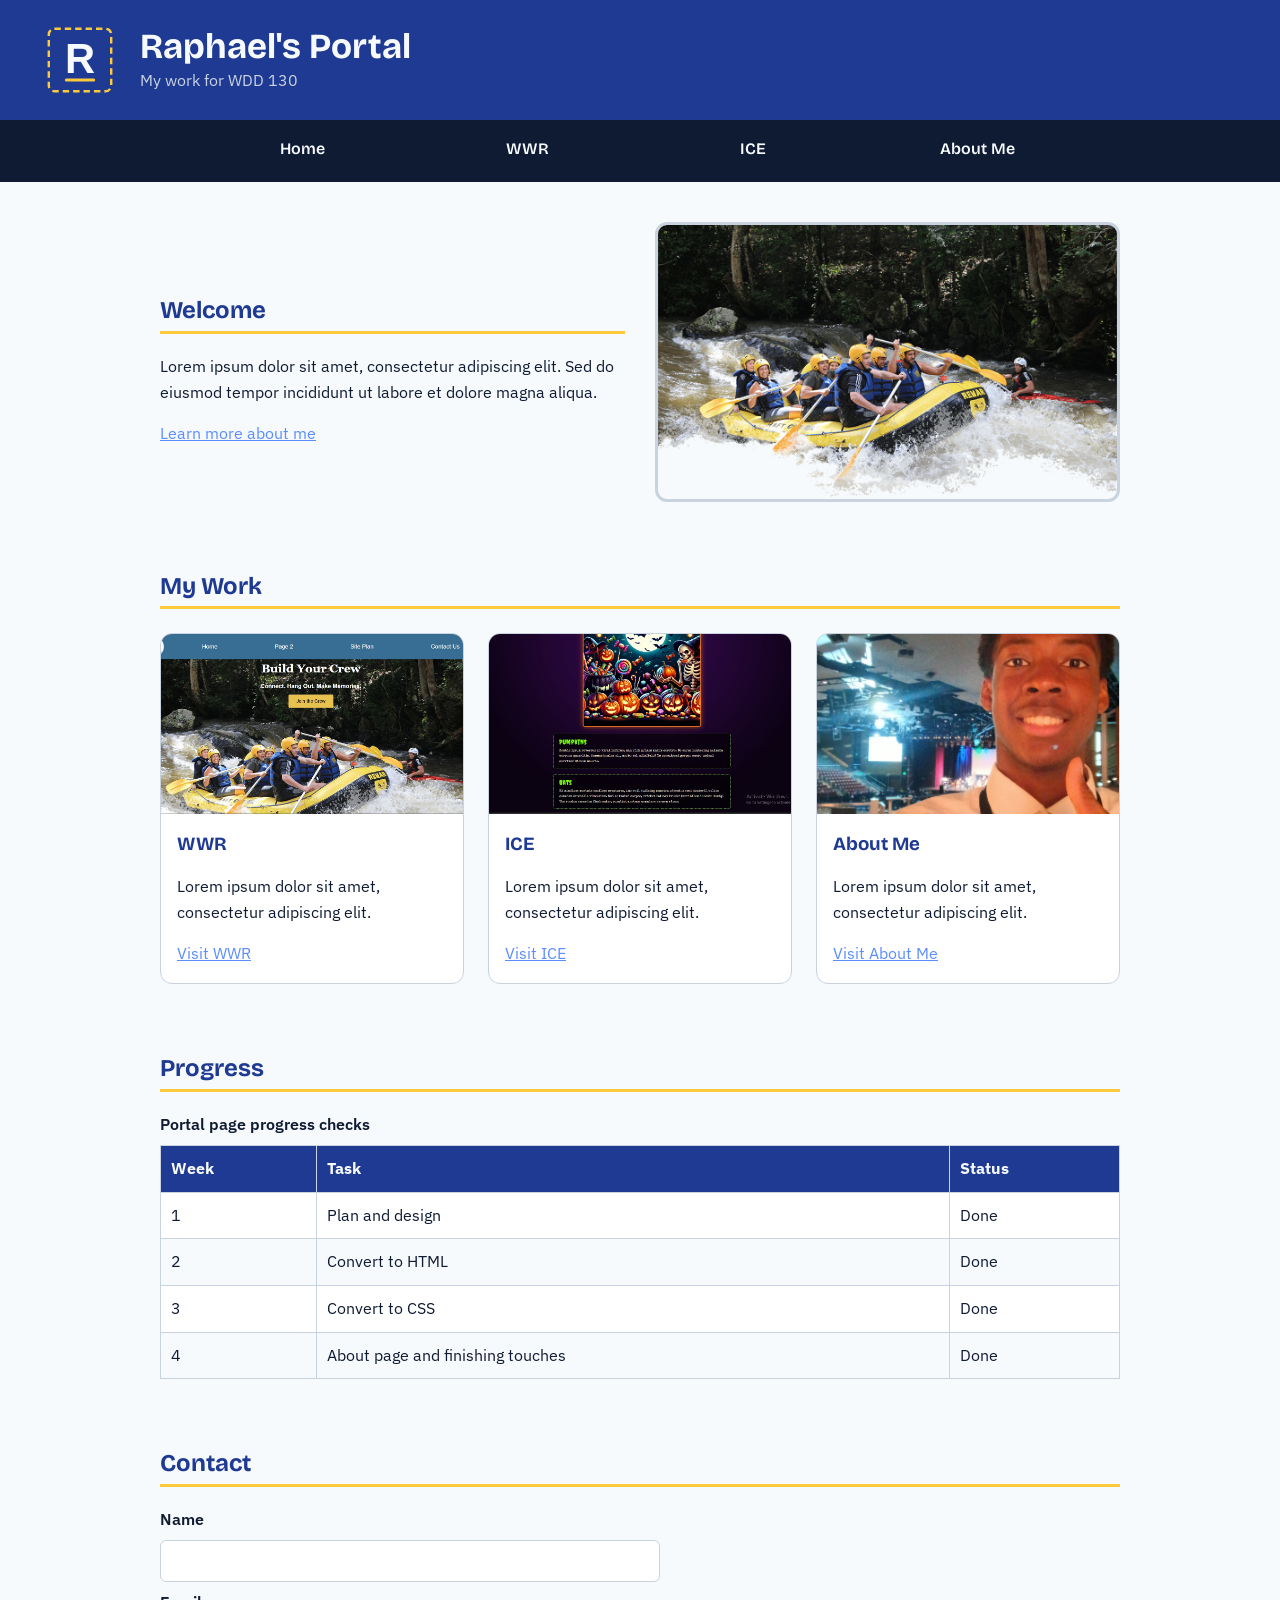
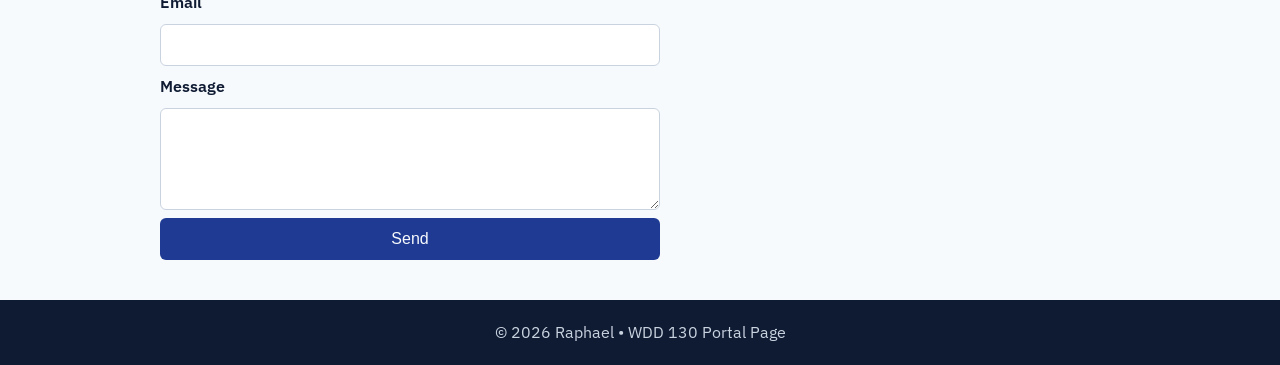
<file: index.html>
<!DOCTYPE html>
<html lang="en">
<head>
  <meta charset="UTF-8">
  <meta name="viewport" content="width=device-width, initial-scale=1.0">
  <title>Raphael's Portal</title>
  <link rel="preconnect" href="https://fonts.googleapis.com">
  <link rel="preconnect" href="https://fonts.gstatic.com" crossorigin>
  <link href="https://fonts.googleapis.com/css2?family=Bricolage+Grotesque:wght@600;800&family=IBM+Plex+Sans:wght@400;600&display=swap" rel="stylesheet">
  <link rel="stylesheet" href="styles/style.css">
</head>
<body>
  <header>
    <img src="logo.svg" alt="Logo: white letter R in a blue square with a dashed gold border" width="80" height="80">
    <div>
      <h1>Raphael's Portal</h1>
      <p>My work for WDD 130</p>
    </div>
  </header>

  <nav>
    <ul>
      <li><a href="index.html">Home</a></li>
      <li><a href="wwr/index.html">WWR</a></li>
      <li><a href="ice.html">ICE</a></li>
      <li><a href="about.html">About Me</a></li>
    </ul>
  </nav>

  <main>
    <section class="intro">
      <div>
        <h2>Welcome</h2>
        <p>Lorem ipsum dolor sit amet, consectetur adipiscing elit. Sed do eiusmod tempor incididunt ut labore et dolore magna aliqua.</p>
        <a href="about.html">Learn more about me</a>
      </div>
      <img src="images/hero.png" alt="Hero image for the portal page" width="400" height="250">
    </section>

    <section class="work">
      <h2>My Work</h2>
      <article>
        <img src="images/wwr.jpg" alt="Preview of the WWR page" width="300" height="180">
        <h3>WWR</h3>
        <p>Lorem ipsum dolor sit amet, consectetur adipiscing elit.</p>
        <a href="wwr/index.html">Visit WWR</a>
      </article>
      <article>
        <img src="images/ice.jpg" alt="Preview of the ICE page" width="300" height="180">
        <h3>ICE</h3>
        <p>Lorem ipsum dolor sit amet, consectetur adipiscing elit.</p>
        <a href="ice.html">Visit ICE</a>
      </article>
      <article>
        <img src="images/about.jpg" alt="Preview of the About Me page" width="300" height="180">
        <h3>About Me</h3>
        <p>Lorem ipsum dolor sit amet, consectetur adipiscing elit.</p>
        <a href="about.html">Visit About Me</a>
      </article>
    </section>

    <section class="progress">
      <h2>Progress</h2>
      <table>
        <caption>Portal page progress checks</caption>
        <thead>
          <tr>
            <th>Week</th>
            <th>Task</th>
            <th>Status</th>
          </tr>
        </thead>
        <tbody>
          <tr>
            <td>1</td>
            <td>Plan and design</td>
            <td>Done</td>
          </tr>
          <tr>
            <td>2</td>
            <td>Convert to HTML</td>
            <td>Done</td>
          </tr>
          <tr>
            <td>3</td>
            <td>Convert to CSS</td>
            <td>Done</td>
          </tr>
          <tr>
            <td>4</td>
            <td>About page and finishing touches</td>
            <td>Done</td>
          </tr>
        </tbody>
      </table>
    </section>

    <section class="contact">
      <h2>Contact</h2>
      <form action="#" method="post">
        <label for="name">Name</label>
        <input type="text" id="name" name="name" required>

        <label for="email">Email</label>
        <input type="email" id="email" name="email" required>

        <label for="message">Message</label>
        <textarea id="message" name="message" rows="4" required></textarea>

        <button type="submit">Send</button>
      </form>
    </section>
  </main>

  <footer>
    <p>&copy; 2026 Raphael &bull; WDD 130 Portal Page</p>
  </footer>
</body>
</html>
</file>
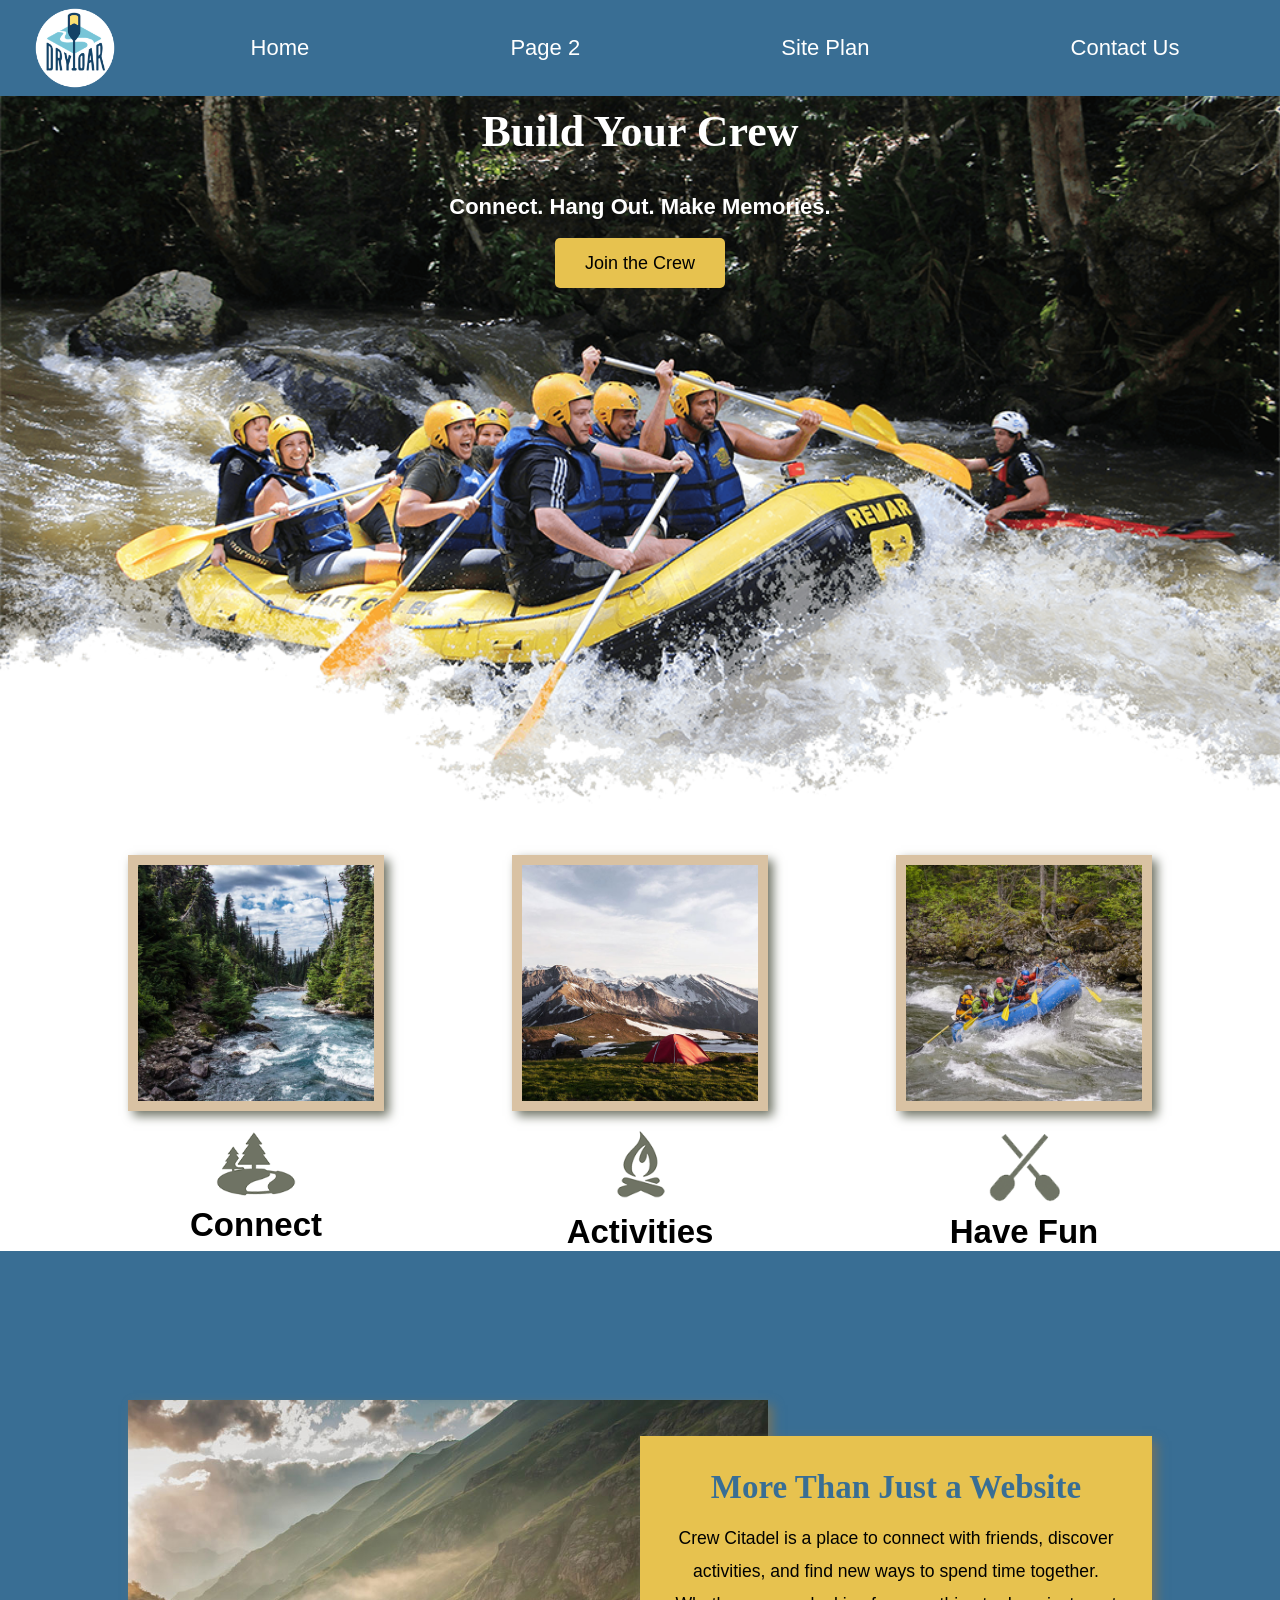
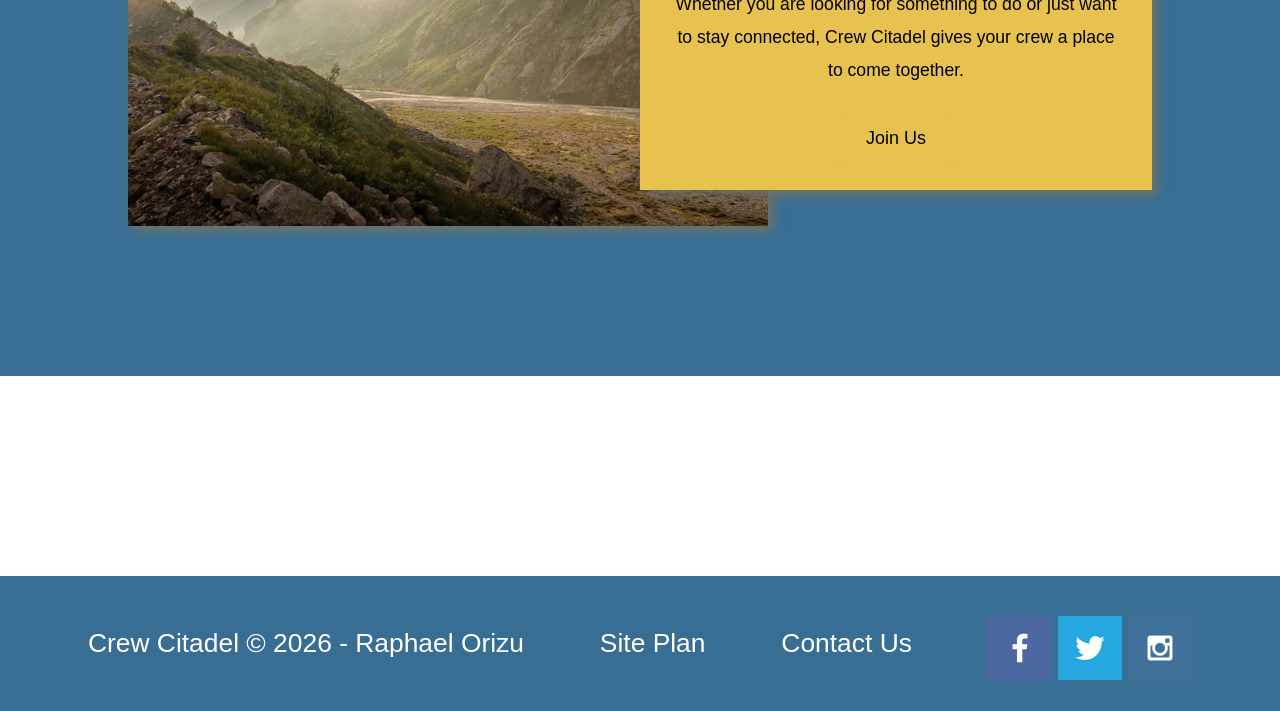
<file: wwr/index.html>
<!DOCTYPE html>
<html lang="en">
<head>
    <meta charset="UTF-8">
    <meta name="viewport" content="width=device-width, initial-scale=1.0">
    <title>Crew Citadel</title>
    <link rel="stylesheet" href="styles/styles.css">
</head>
<body>
    <div id="content">

        <header>
            <a id="logo_link" href="index.html">
                <img class="logo" src="images/logo.png" alt="Crew Citadel Logo">
            </a>
            <nav>
                <a href="index.html">Home</a>
                <a href="#">Page 2</a>
                <a href="site-plan-rafting.html">Site Plan</a>
                <a href="contactus.html">Contact Us</a>
            </nav>
        </header>

        <div id="hero">
            <div id="hero-box">
                <img id="hero-img" src="images/hero.png" alt="People enjoying time together">
            </div>
            <section id="hero-msg">
                <h1 class="home-title">Build Your Crew</h1>
                <h4>Connect. Hang Out. Make Memories.</h4>
                <div class="button-box">
                    <a class="book" href="contactus.html">Join the Crew</a>
                </div>
            </section>
        </div>

        <main class="home-grid">
            <section class="rivers-card">
                <img class="card-img" src="images/rivers.jpg" alt="Friends spending time together">
                <img class="icon" src="images/river_icon.png" alt="Community icon">
                <h2>Connect</h2>
            </section>

            <section class="camping-card">
                <img class="card-img" src="images/camping.jpg" alt="Friends enjoying an activity">
                <img class="icon" src="images/fire_icon.png" alt="Activities icon">
                <h2>Activities</h2>
            </section>

            <section class="rapids-card">
                <img class="card-img" src="images/rapids.jpg" alt="Friends having fun together">
                <img class="icon" src="images/oars.png" alt="Fun icon">
                <h2>Have Fun</h2>
            </section>

            <div id="background"></div>

            <img class="mountains" src="images/mountains.jpg" alt="Group enjoying the outdoors">

            <section class="msg">
                <h2>More Than Just a Website</h2>
                <p>
                    Crew Citadel is a place to connect with friends, discover
                    activities, and find new ways to spend time together.
                    Whether you are looking for something to do or just want
                    to stay connected, Crew Citadel gives your crew a place
                    to come together.
                </p>
                <a class="join" href="contactus.html">Join Us</a>
            </section>
        </main>

        <footer>
            <p>Crew Citadel &copy; 2026 - Raphael Orizu</p>
            <p><a href="site-plan-rafting.html">Site Plan</a></p>
            <p><a href="contactus.html">Contact Us</a></p>

            <div class="social">
                <a href="https://facebook.com" target="_blank">
                    <img src="images/facebook.png" alt="Facebook icon">
                </a>
                <a href="https://twitter.com" target="_blank">
                    <img src="images/twitter.png" alt="Twitter icon">
                </a>
                <a href="https://instagram.com" target="_blank">
                    <img src="images/instagram.png" alt="Instagram icon">
                </a>
            </div>
        </footer>

    </div>
</body>
</html>
</file>
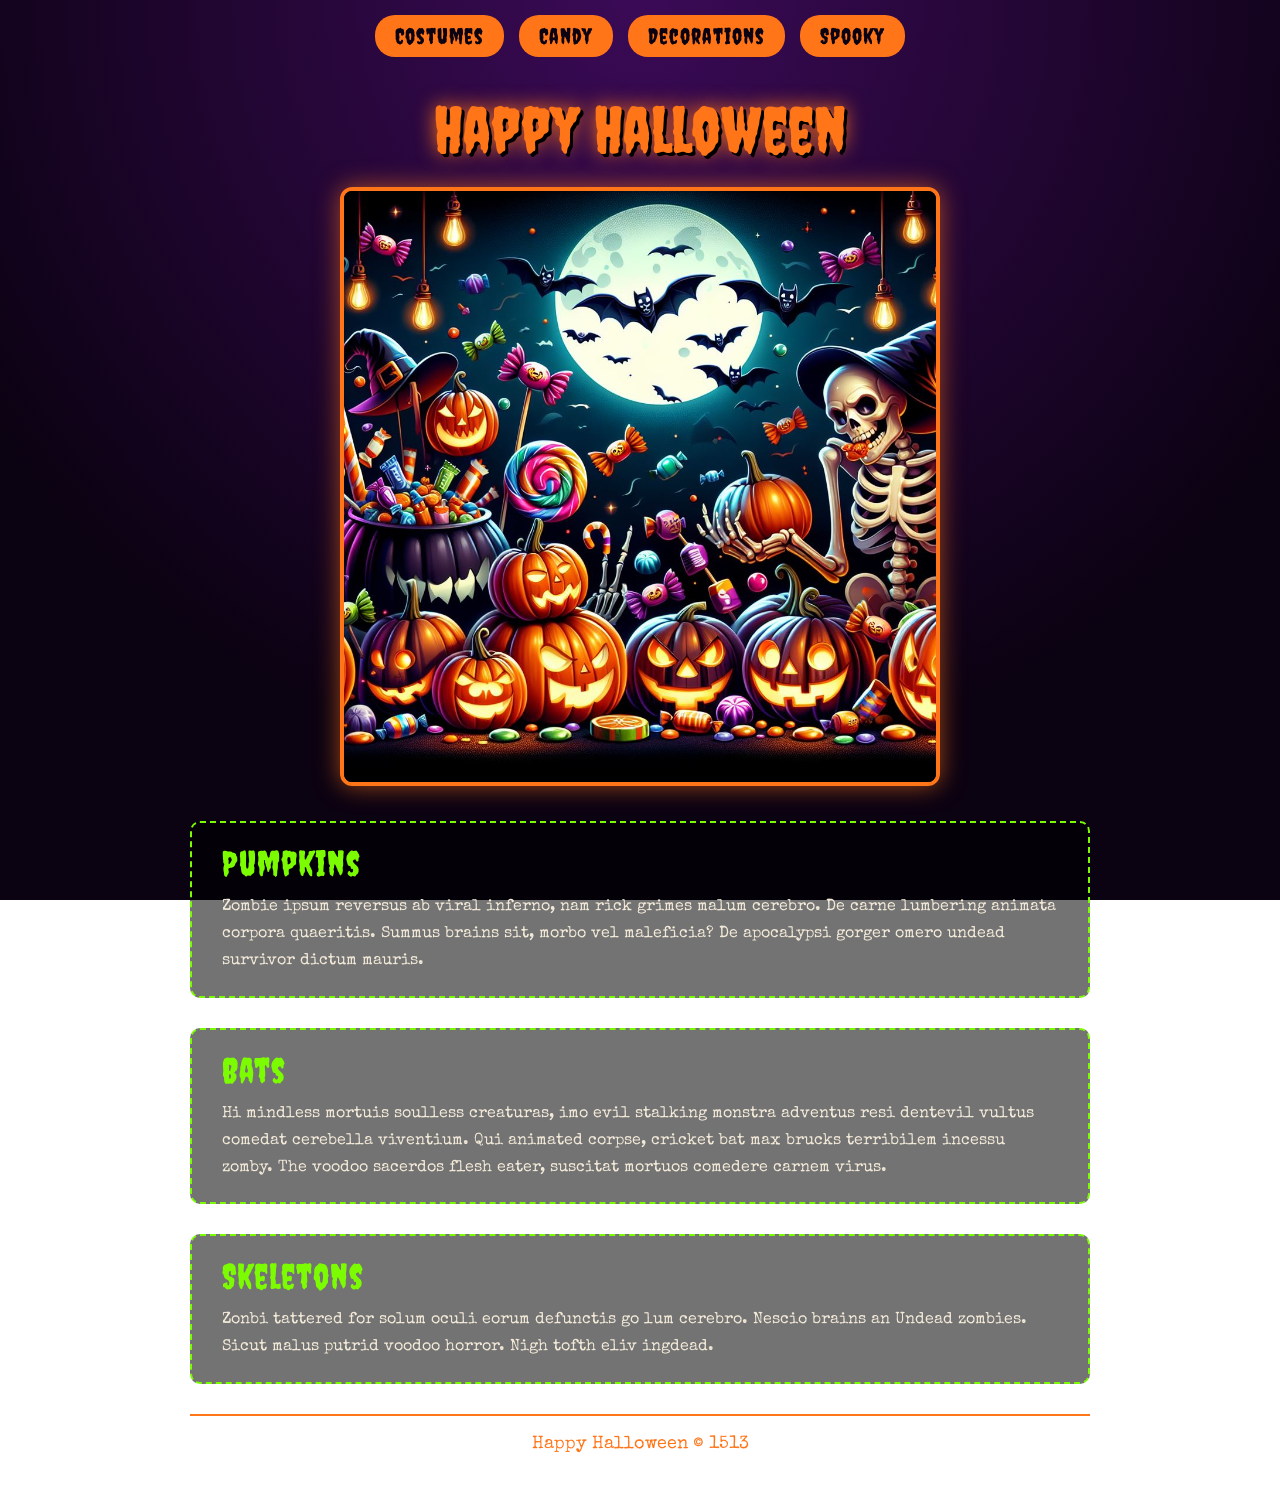
<file: wwr/Ice/halloween/index.html>
<!-- For this activity you are not allowed to change
 the HTML code, only the CSS -->

<!DOCTYPE html>
<html lang="en">

<head>
    <meta charset="UTF-8">
    <meta name="viewport" content="width=device-width, initial-scale=1.0">
    <title>Document</title>
    <link rel="stylesheet" href="styles/styles.css">
</head>

<body>
    <div id="wrapper">
        <header>
            <nav>
                <ul>
                    <li>Costumes</li>
                    <li>Candy</li>
                    <li>Decorations</li>
                    <li>Spooky</li>
                </ul>
            </nav>
        </header>
        <main>
            <h1>Happy Halloween</h1>
            <img src="images/halloween.png">
            <section>
                <h2>Pumpkins</h2>
                <p>Zombie ipsum reversus ab viral inferno, nam rick grimes
                    malum cerebro. De carne lumbering animata corpora quaeritis.
                    Summus brains sit​​, morbo vel maleficia? De apocalypsi gorger
                    omero undead survivor dictum mauris. </p>
            </section>
            <section>
                <h2>Bats</h2>
                <p>Hi mindless mortuis soulless
                    creaturas, imo evil stalking monstra adventus resi dentevil vultus
                    comedat cerebella viventium. Qui animated corpse, cricket bat max
                    brucks terribilem incessu zomby. The voodoo sacerdos flesh eater,
                    suscitat mortuos comedere carnem virus.</p>
            </section>
            <section>
                <h2>Skeletons</h2>
                <p>Zonbi tattered for solum oculi
                    eorum defunctis go lum cerebro. Nescio brains an Undead zombies. Sicut
                    malus putrid voodoo horror. Nigh tofth eliv ingdead.</p>
            </section>
        </main>
        <footer>
            Happy Halloween &copy; 1513
        </footer>
    </div>
</body>

</html>
</file>
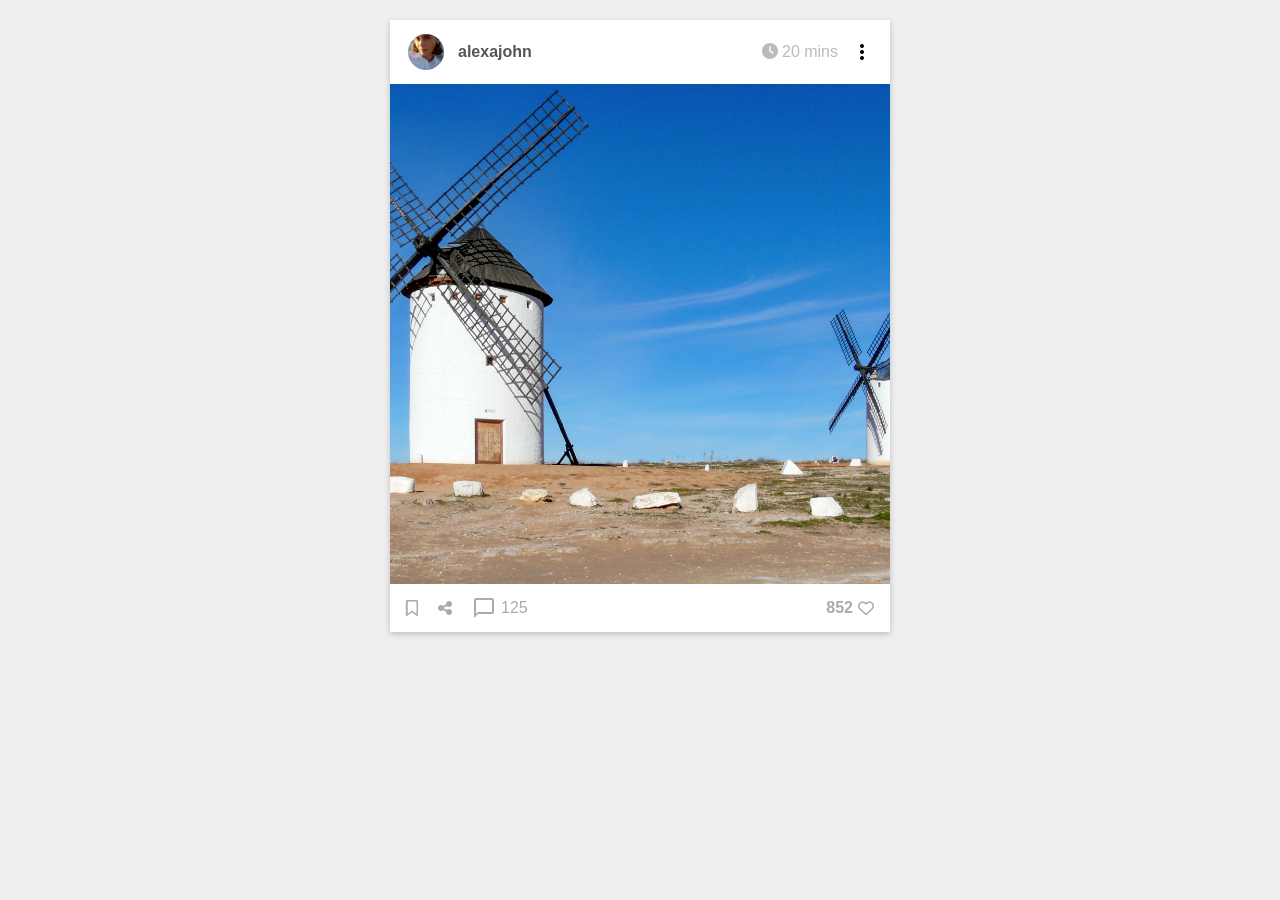
<file: wwr/Ice/icons post/index.html>
<!DOCTYPE html>
<html lang="en">
<head>
  <meta charset="UTF-8">
  <meta name="viewport" content="width=device-width, initial-scale=1.0">
  <title>Icon Post</title>
  <link rel="stylesheet" href="https://cdnjs.cloudflare.com/ajax/libs/font-awesome/6.5.1/css/all.min.css">
  <link href="https://fonts.googleapis.com/css?family=Material+Icons|Material+Icons+Outlined|Material+Icons+Two+Tone|Material+Icons+Round|Material+Icons+Sharp" rel="stylesheet">
  <link rel="stylesheet" href="style.css">
</head>
<body>
  <article class="post">
    <header class="post-header">
      <img class="avatar" src="images/profile.jpg" alt="Profile picture of alexajohn">
      <span class="username">alexajohn</span>
      <span class="time"><i class="fas fa-clock" aria-hidden="true"></i> 20 mins</span>
      <button class="icon-btn more" aria-label="More options" title="More options">
        <i class="material-icons" aria-hidden="true">more_vert</i>
      </button>
    </header>

    <div class="image-wrap">
      <img class="post-image" src="images/main.jpg" alt="Main photo of the post">
    </div>

    <footer class="post-footer">
      <div class="actions">
        <input type="checkbox" id="save" class="toggle">
        <label for="save" class="icon-btn save-btn" title="Save post">
          <span class="sr-only">Save post</span>
          <i class="far fa-bookmark off" aria-hidden="true"></i>
          <i class="fas fa-bookmark on" aria-hidden="true"></i>
        </label>

        <button class="icon-btn" aria-label="Share" title="Share">
          <i class="fas fa-share-nodes" aria-hidden="true"></i>
        </button>

        <span class="comments">
          <i class="material-icons-outlined" aria-hidden="true">chat_bubble_outline</i> 125
        </span>
      </div>

      <div class="likes">
        <input type="checkbox" id="like" class="toggle">
        <span class="count">852</span>
        <span class="count-liked">853</span>
        <label for="like" class="icon-btn like-btn" title="Like post">
          <span class="sr-only">Like post</span>
          <i class="far fa-heart off" aria-hidden="true"></i>
          <i class="fas fa-heart on" aria-hidden="true"></i>
        </label>
      </div>
    </footer>
  </article>
</body>
</html>
</file>
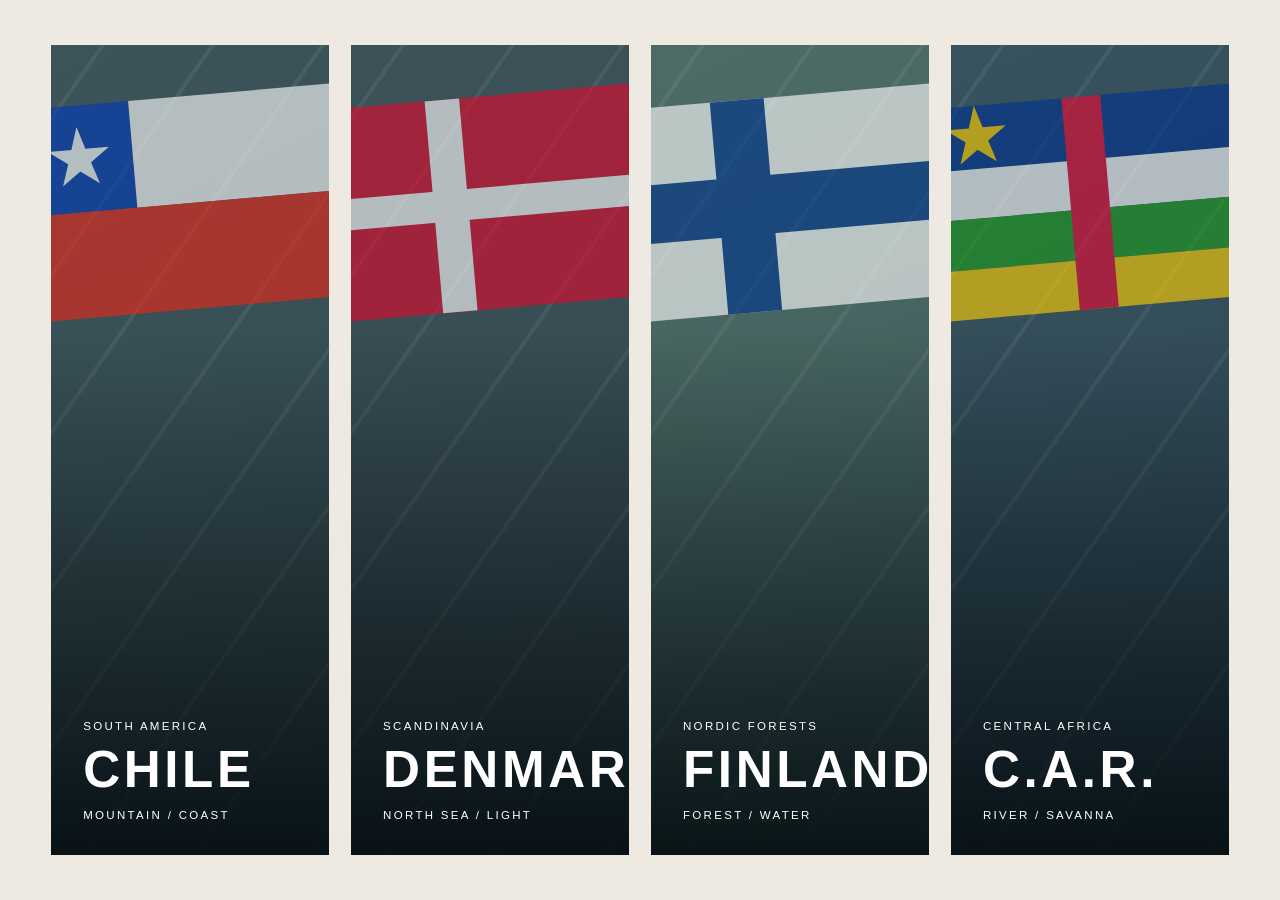
<file: wwr/Ice/starter/index.html>
<!doctype html>
<html lang="en">
<head>
  <meta charset="utf-8">
  <meta name="viewport" content="width=device-width, initial-scale=1">
  <title>Flag Stories — Starter</title>
  <link rel="stylesheet" href="style.css">
</head>
<body>
  <main class="gallery">
    <article class="poster chile-poster">
      <div class="poster-photo chile-photo"></div>
      <div class="flag chile">
        <div class="chile-blue"></div>
        <div class="chile-white"></div>
        <div class="chile-red"></div>
        <div class="chile-star"></div>
      </div>
      <div class="poster-overlay"></div>
      <div class="poster-text"><p>South America</p><h1>CHILE</h1><small>Mountain / Coast</small></div>
    </article>
    <article class="poster denmark-poster">
      <div class="poster-photo denmark-photo"></div>
      <div class="flag denmark">
        <div class="denmark-bar-vertical"></div>
        <div class="denmark-bar-horizontal"></div>
      </div>
      <div class="poster-overlay"></div>
      <div class="poster-text"><p>Scandinavia</p><h1>DENMARK</h1><small>North Sea / Light</small></div>
    </article>
    <article class="poster finland-poster">
      <div class="poster-photo finland-photo"></div>
      <div class="flag finland">
        <div class="finland-bar-vertical"></div>
        <div class="finland-bar-horizontal"></div>
      </div>
      <div class="poster-overlay"></div>
      <div class="poster-text"><p>Nordic Forests</p><h1>FINLAND</h1><small>Forest / Water</small></div>
    </article>
    <article class="poster car-poster">
      <div class="poster-photo car-photo"></div>
      <div class="flag car">
        <div class="car-blue"></div>
        <div class="car-white"></div>
        <div class="car-green"></div>
        <div class="car-yellow"></div>
        <div class="car-red"></div>
        <div class="car-star"></div>
      </div>
      <div class="poster-overlay"></div>
      <div class="poster-text"><p>Central Africa</p><h1>C.A.R.</h1><small>River / Savanna</small></div>
    </article>
  </main>
</body>
</html>
</file>
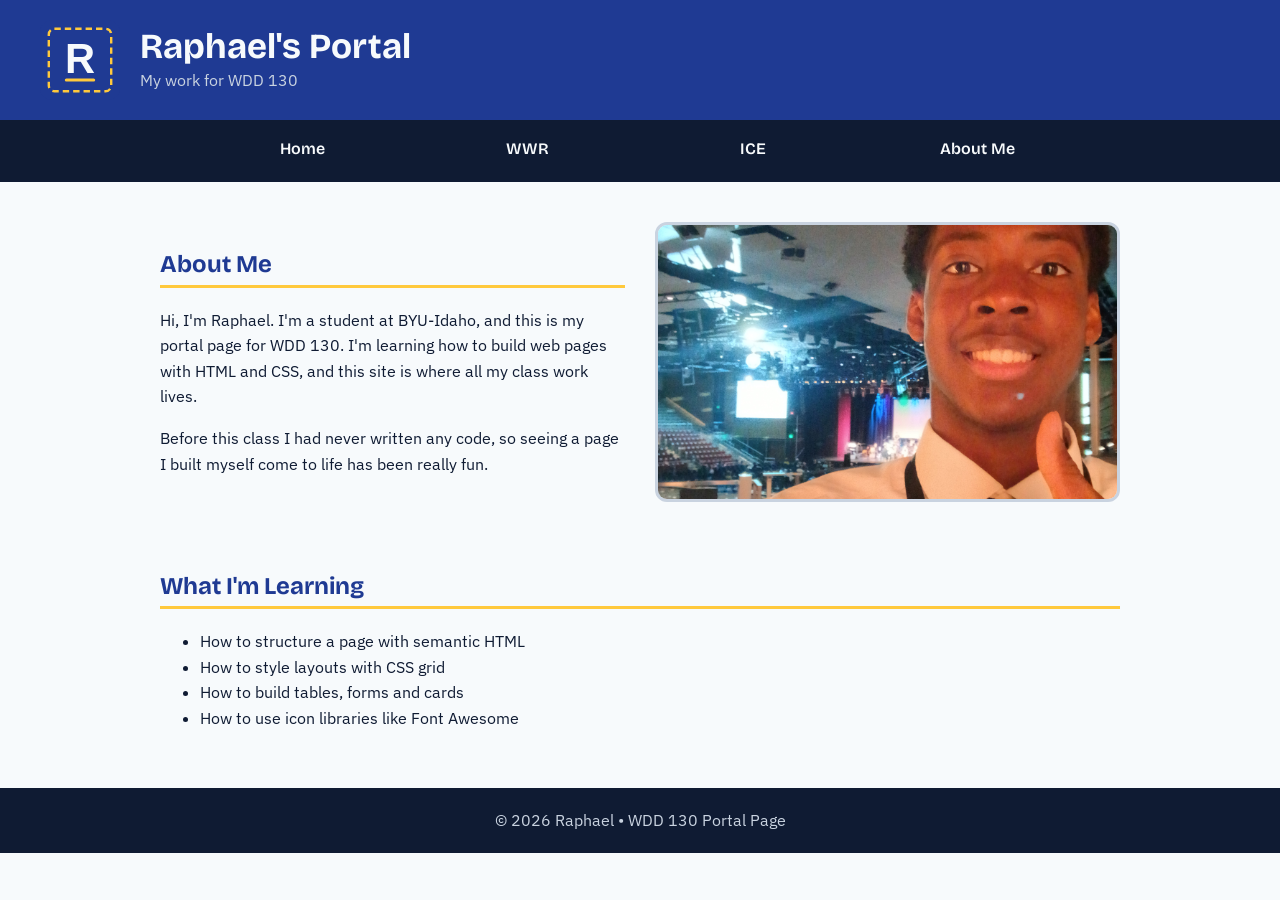
<file: about.html>
<!DOCTYPE html>
<html lang="en">
<head>
  <meta charset="UTF-8">
  <meta name="viewport" content="width=device-width, initial-scale=1.0">
  <title>About Me | Raphael's Portal</title>
  <link rel="preconnect" href="https://fonts.googleapis.com">
  <link rel="preconnect" href="https://fonts.gstatic.com" crossorigin>
  <link href="https://fonts.googleapis.com/css2?family=Bricolage+Grotesque:wght@600;800&family=IBM+Plex+Sans:wght@400;600&display=swap" rel="stylesheet">
  <link rel="stylesheet" href="styles/style.css">
</head>
<body>
  <header>
    <img src="logo.svg" alt="Logo: white letter R in a blue square with a dashed gold border" width="80" height="80">
    <div>
      <h1>Raphael's Portal</h1>
      <p>My work for WDD 130</p>
    </div>
  </header>

  <nav>
    <ul>
      <li><a href="index.html">Home</a></li>
      <li><a href="wwr/index.html">WWR</a></li>
      <li><a href="ice.html">ICE</a></li>
      <li><a href="about.html">About Me</a></li>
    </ul>
  </nav>

  <main>
    <section class="intro">
      <div>
        <h2>About Me</h2>
        <p>Hi, I'm Raphael. I'm a student at BYU-Idaho, and this is my portal page for WDD 130. I'm learning how to build web pages with HTML and CSS, and this site is where all my class work lives.</p>
        <p>Before this class I had never written any code, so seeing a page I built myself come to life has been really fun.</p>
      </div>
      <img src="images/about.jpg" alt="Photo of Raphael giving a thumbs up" width="400" height="280">
    </section>

    <section>
      <h2>What I'm Learning</h2>
      <ul>
        <li>How to structure a page with semantic HTML</li>
        <li>How to style layouts with CSS grid</li>
        <li>How to build tables, forms and cards</li>
        <li>How to use icon libraries like Font Awesome</li>
      </ul>
    </section>
  </main>

  <footer>
    <p>&copy; 2026 Raphael &bull; WDD 130 Portal Page</p>
  </footer>
</body>
</html>
</file>
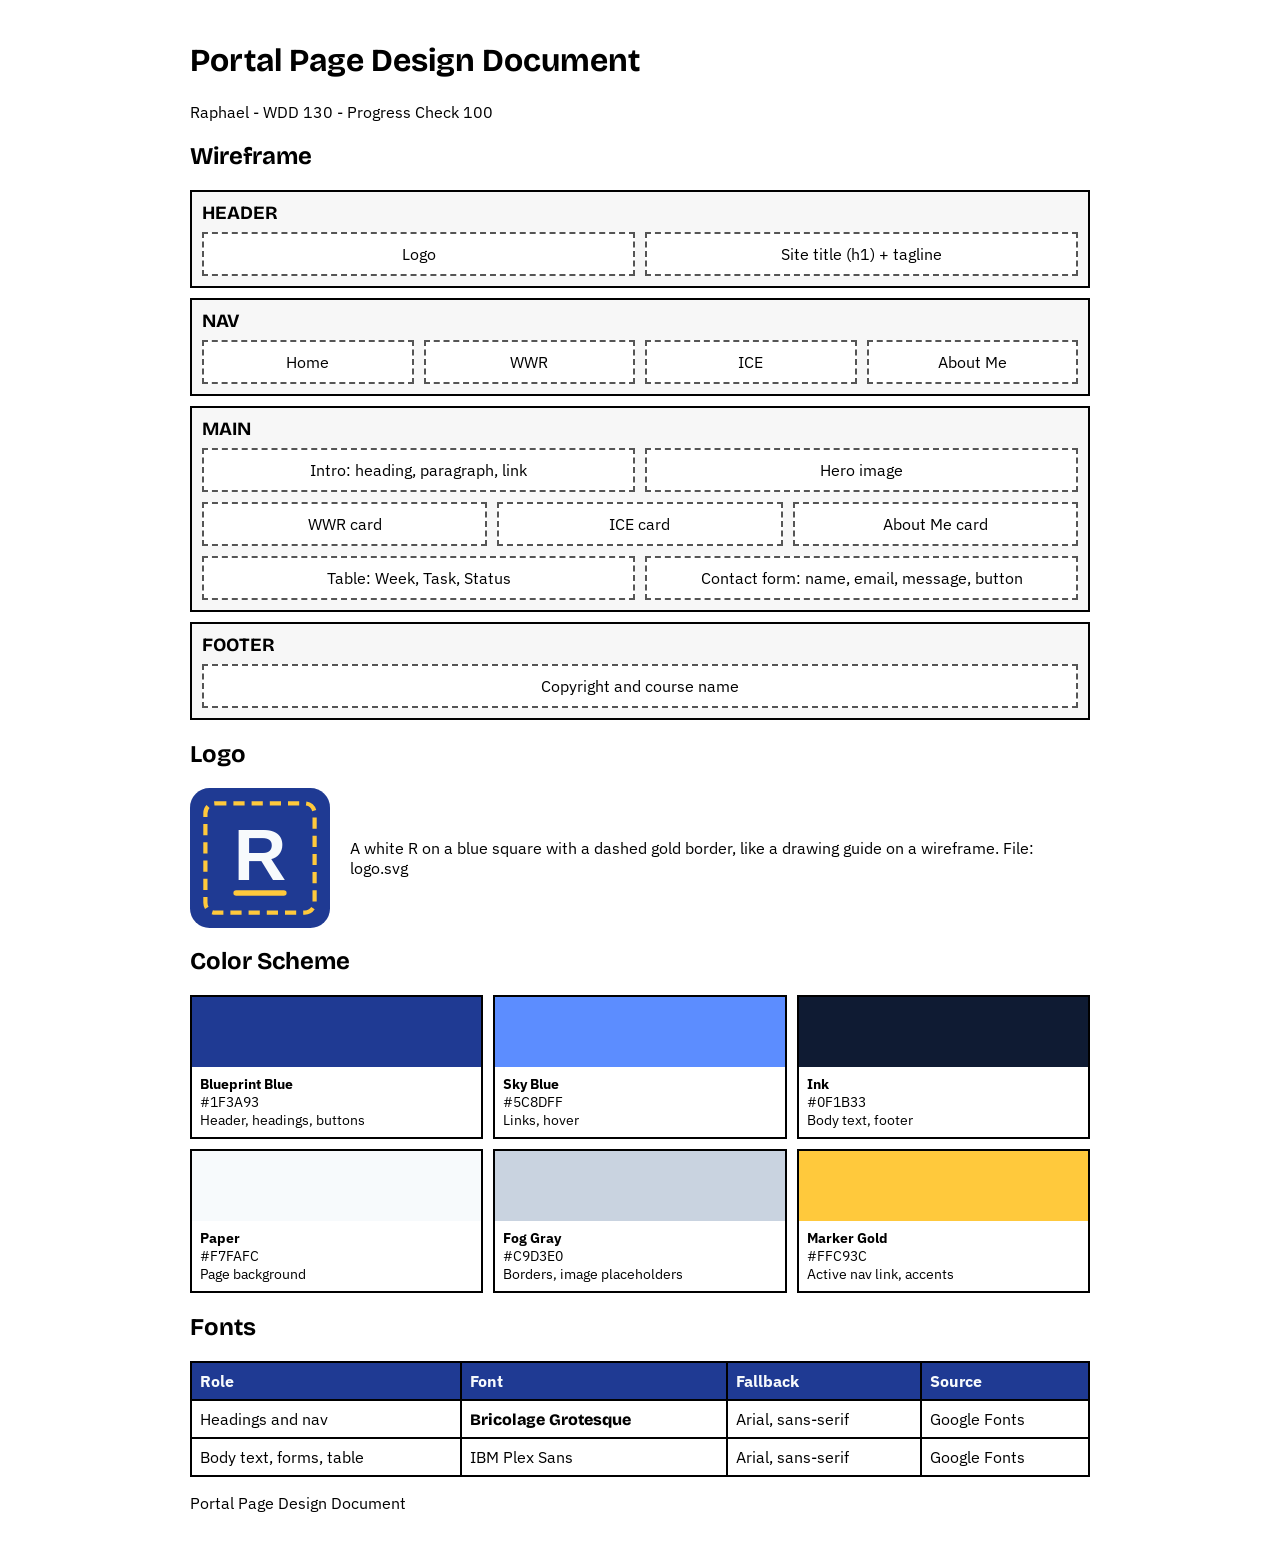
<file: design.html>
<!DOCTYPE html>
<html lang="en">
<head>
  <meta charset="UTF-8">
  <meta name="viewport" content="width=device-width, initial-scale=1">
  <title>Portal Page Design Document</title>
  <link rel="preconnect" href="https://fonts.googleapis.com">
  <link rel="preconnect" href="https://fonts.gstatic.com" crossorigin>
  <link href="https://fonts.googleapis.com/css2?family=Bricolage+Grotesque:wght@600;800&family=IBM+Plex+Sans:wght@400;600&display=swap" rel="stylesheet">
  <style>
    body { font-family: "IBM Plex Sans", Arial, sans-serif; max-width: 900px; margin: 0 auto; padding: 20px; }
    h1, h2, h3 { font-family: "Bricolage Grotesque", Arial, sans-serif; }
    .wire { border: 2px solid #000; padding: 10px; margin-bottom: 10px; background: #f7f7f7; }
    .wire h3 { margin: 0 0 8px 0; }
    .wire-row { display: grid; grid-template-columns: 1fr 1fr; gap: 10px; }
    .wire-cards { display: grid; grid-template-columns: 1fr 1fr 1fr; gap: 10px; }
    .wire-nav { display: grid; grid-template-columns: repeat(4, 1fr); gap: 10px; }
    .box { border: 2px dashed #555; padding: 10px; background: #fff; text-align: center; }
    .swatches { display: grid; grid-template-columns: repeat(3, 1fr); gap: 10px; }
    .swatch { border: 2px solid #000; background: #fff; }
    .swatch .color { height: 70px; }
    .swatch p { margin: 8px; font-size: 14px; }
    table { border-collapse: collapse; width: 100%; }
    th, td { border: 2px solid #000; padding: 8px; text-align: left; }
    th { background: #1F3A93; color: #F7FAFC; }
    .logo-row { display: flex; align-items: center; gap: 20px; }
    .logo-row img { width: 140px; height: 140px; }
  </style>
</head>
<body>
  <header>
    <h1>Portal Page Design Document</h1>
    <p>Raphael - WDD 130 - Progress Check 100</p>
  </header>

  <main>
    <h2>Wireframe</h2>

    <div class="wire">
      <h3>HEADER</h3>
      <div class="wire-row">
        <div class="box">Logo</div>
        <div class="box">Site title (h1) + tagline</div>
      </div>
    </div>

    <div class="wire">
      <h3>NAV</h3>
      <div class="wire-nav">
        <div class="box">Home</div>
        <div class="box">WWR</div>
        <div class="box">ICE</div>
        <div class="box">About Me</div>
      </div>
    </div>

    <div class="wire">
      <h3>MAIN</h3>
      <div class="wire-row">
        <div class="box">Intro: heading, paragraph, link</div>
        <div class="box">Hero image</div>
      </div>
      <div class="wire-cards" style="margin-top:10px;">
        <div class="box">WWR card</div>
        <div class="box">ICE card</div>
        <div class="box">About Me card</div>
      </div>
      <div class="wire-row" style="margin-top:10px;">
        <div class="box">Table: Week, Task, Status</div>
        <div class="box">Contact form: name, email, message, button</div>
      </div>
    </div>

    <div class="wire">
      <h3>FOOTER</h3>
      <div class="box">Copyright and course name</div>
    </div>

    <h2>Logo</h2>

    <div class="logo-row">
      <img src="logo.svg" alt="Logo: white letter R inside a blue square with a dashed gold border">
      <p>A white R on a blue square with a dashed gold border, like a drawing guide on a wireframe. File: logo.svg</p>
    </div>

    <h2>Color Scheme</h2>

    <div class="swatches">
      <div class="swatch">
        <div class="color" style="background:#1F3A93;"></div>
        <p><strong>Blueprint Blue</strong><br>#1F3A93<br>Header, headings, buttons</p>
      </div>
      <div class="swatch">
        <div class="color" style="background:#5C8DFF;"></div>
        <p><strong>Sky Blue</strong><br>#5C8DFF<br>Links, hover</p>
      </div>
      <div class="swatch">
        <div class="color" style="background:#0F1B33;"></div>
        <p><strong>Ink</strong><br>#0F1B33<br>Body text, footer</p>
      </div>
      <div class="swatch">
        <div class="color" style="background:#F7FAFC;"></div>
        <p><strong>Paper</strong><br>#F7FAFC<br>Page background</p>
      </div>
      <div class="swatch">
        <div class="color" style="background:#C9D3E0;"></div>
        <p><strong>Fog Gray</strong><br>#C9D3E0<br>Borders, image placeholders</p>
      </div>
      <div class="swatch">
        <div class="color" style="background:#FFC93C;"></div>
        <p><strong>Marker Gold</strong><br>#FFC93C<br>Active nav link, accents</p>
      </div>
    </div>

    <h2>Fonts</h2>

    <table>
      <thead>
        <tr>
          <th>Role</th>
          <th>Font</th>
          <th>Fallback</th>
          <th>Source</th>
        </tr>
      </thead>
      <tbody>
        <tr>
          <td>Headings and nav</td>
          <td style="font-family: 'Bricolage Grotesque', Arial, sans-serif; font-weight: 800;">Bricolage Grotesque</td>
          <td>Arial, sans-serif</td>
          <td>Google Fonts</td>
        </tr>
        <tr>
          <td>Body text, forms, table</td>
          <td style="font-family: 'IBM Plex Sans', Arial, sans-serif;">IBM Plex Sans</td>
          <td>Arial, sans-serif</td>
          <td>Google Fonts</td>
        </tr>
      </tbody>
    </table>
  </main>

  <footer>
    <p>Portal Page Design Document</p>
  </footer>
</body>
</html>
</file>
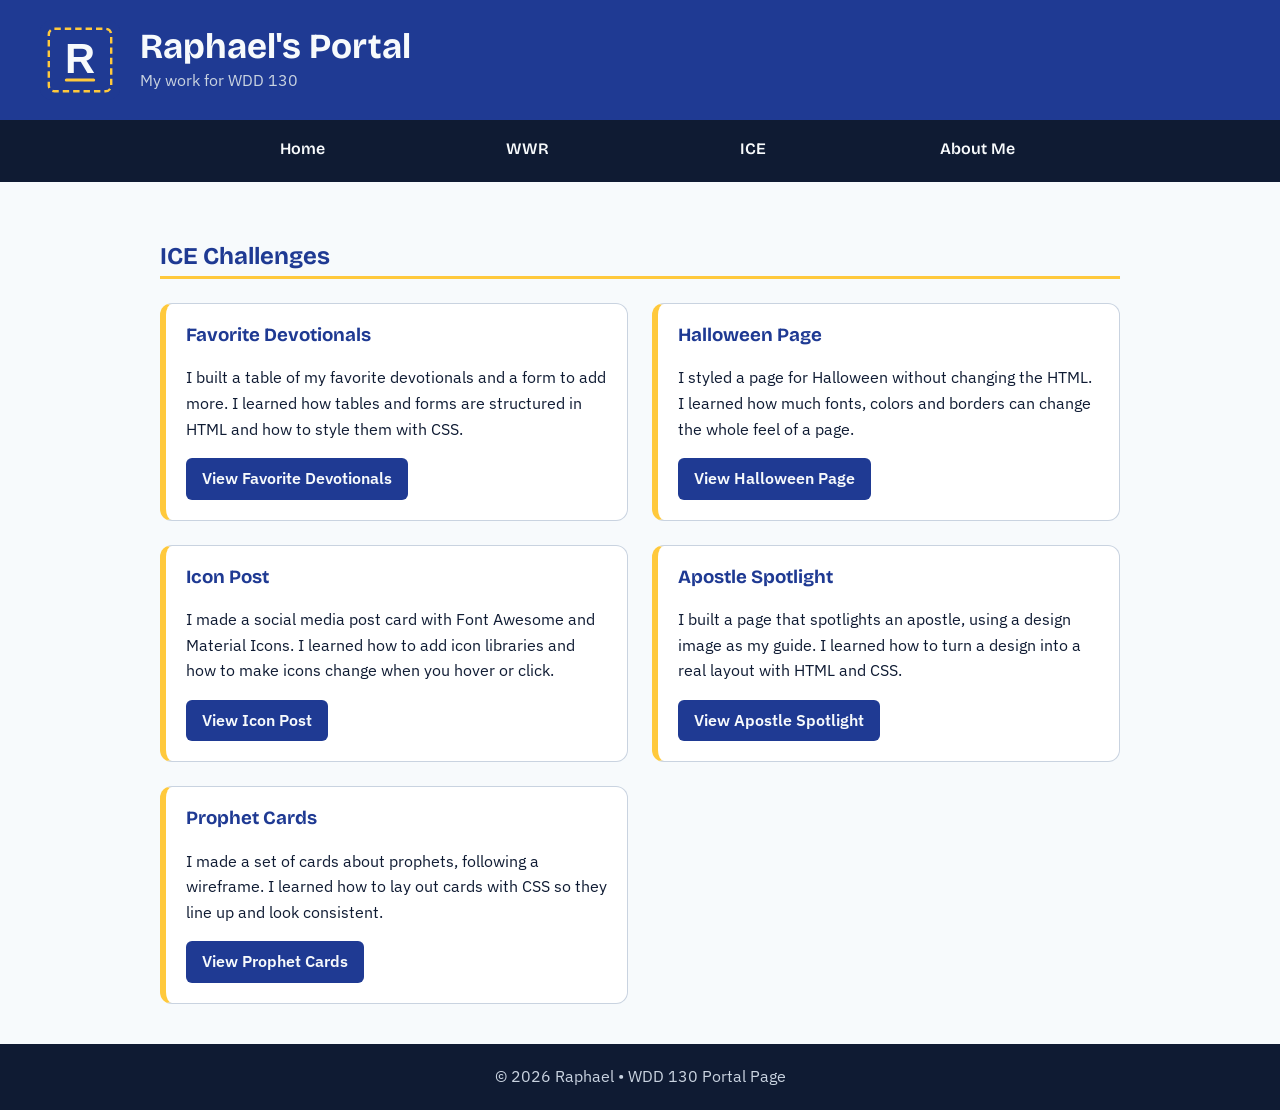
<file: ice.html>
<!DOCTYPE html>
<html lang="en">
<head>
  <meta charset="UTF-8">
  <meta name="viewport" content="width=device-width, initial-scale=1.0">
  <title>ICE Challenges | Raphael's Portal</title>
  <link rel="preconnect" href="https://fonts.googleapis.com">
  <link rel="preconnect" href="https://fonts.gstatic.com" crossorigin>
  <link href="https://fonts.googleapis.com/css2?family=Bricolage+Grotesque:wght@600;800&family=IBM+Plex+Sans:wght@400;600&display=swap" rel="stylesheet">
  <link rel="stylesheet" href="styles/style.css">
</head>
<body>
  <header>
    <img src="logo.svg" alt="Logo: white letter R in a blue square with a dashed gold border" width="80" height="80">
    <div>
      <h1>Raphael's Portal</h1>
      <p>My work for WDD 130</p>
    </div>
  </header>

  <nav>
    <ul>
      <li><a href="index.html">Home</a></li>
      <li><a href="wwr/index.html">WWR</a></li>
      <li><a href="ice.html">ICE</a></li>
      <li><a href="about.html">About Me</a></li>
    </ul>
  </nav>

  <main>
    <section class="ice-list">
      <h2>ICE Challenges</h2>

      <article>
        <h3>Favorite Devotionals</h3>
        <p>I built a table of my favorite devotionals and a form to add more. I learned how tables and forms are structured in HTML and how to style them with CSS.</p>
        <a href="wwr/Ice/favorite_devo/favdevo.html" target="_blank">View Favorite Devotionals</a>
      </article>

      <article>
        <h3>Halloween Page</h3>
        <p>I styled a page for Halloween without changing the HTML. I learned how much fonts, colors and borders can change the whole feel of a page.</p>
        <a href="wwr/Ice/halloween/index.html" target="_blank">View Halloween Page</a>
      </article>

      <article>
        <h3>Icon Post</h3>
        <p>I made a social media post card with Font Awesome and Material Icons. I learned how to add icon libraries and how to make icons change when you hover or click.</p>
        <a href="wwr/Ice/icons%20post/index.html" target="_blank">View Icon Post</a>
      </article>

      <article>
        <h3>Apostle Spotlight</h3>
        <p>I built a page that spotlights an apostle, using a design image as my guide. I learned how to turn a design into a real layout with HTML and CSS.</p>
        <a href="wwr/Ice/apostle_spotlight/apostles.html" target="_blank">View Apostle Spotlight</a>
      </article>

      <article>
        <h3>Prophet Cards</h3>
        <p>I made a set of cards about prophets, following a wireframe. I learned how to lay out cards with CSS so they line up and look consistent.</p>
        <a href="wwr/Ice/prophet_cards/prophet_cards/oaks.html" target="_blank">View Prophet Cards</a>
      </article>
    </section>
  </main>

  <footer>
    <p>&copy; 2026 Raphael &bull; WDD 130 Portal Page</p>
  </footer>
</body>
</html>
</file>
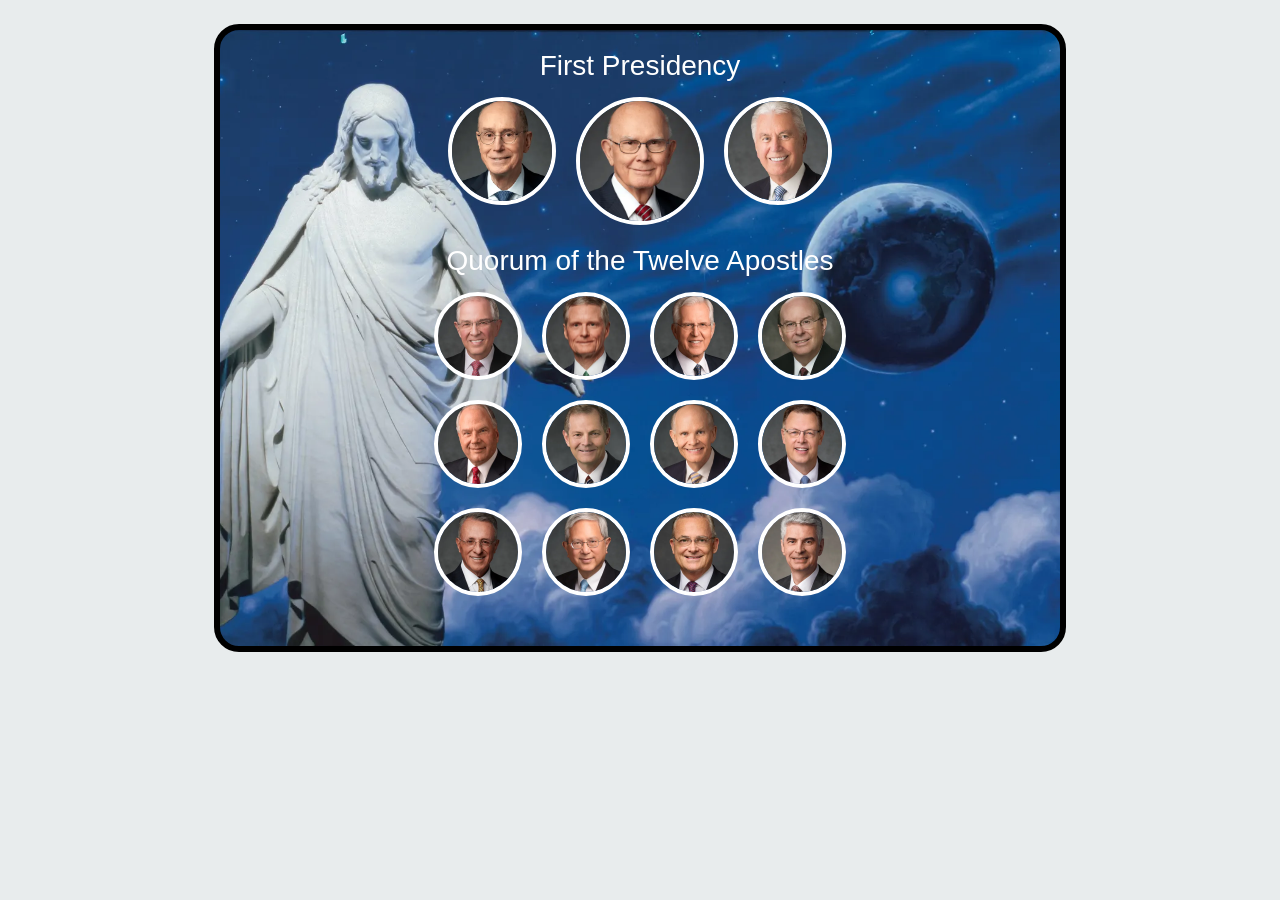
<file: wwr/Ice/apostle_spotlight/apostles.html>
<!DOCTYPE html>
<html lang="en">
<head>
    <meta charset="UTF-8">
    <meta name="viewport" content="width=device-width, initial-scale=1.0">
    <title>Apostles Spotlights</title>
    <style>
        body {
            background: #E8ECED;
            font-family: Arial, sans-serif;
            margin: 0;
            padding: 24px;
        }

        .frame {
            max-width: 800px;
            margin: 0 auto;
            padding: 20px 20px 30px;
            border: 6px solid #000000;
            border-radius: 25px;
            background-image: url("images/christus.webp");
            background-size: cover;
            background-position: center;
            text-align: center;
            color: #FFFFFF;
        }

        h2 {
            font-size: 28px;
            font-weight: normal;
            margin: 0 0 15px;
        }

        .row {
            display: flex;
            justify-content: center;
            flex-wrap: wrap;
            gap: 20px;
            margin-bottom: 20px;
        }

        .row img {
            width: 80px;
            height: 80px;
            object-fit: cover;
            border: 4px solid #FFFFFF;
            border-radius: 50%;
            transition: border-color 0.3s;
        }

        .presidency img {
            width: 100px;
            height: 100px;
        }

        .presidency img.center {
            width: 120px;
            height: 120px;
        }

        .row img:hover {
            border-color: #FFD783;
        }
    </style>
</head>
<body>
    <div class="frame">
        <h2>First Presidency</h2>
        <div class="row presidency">
            <img src="images/eyring.webp" alt="Henry B. Eyring">
            <img class="center" src="images/oaks.webp" alt="Dallin H. Oaks">
            <img src="images/uchtdorf.webp" alt="Dieter F. Uchtdorf">
        </div>

        <h2>Quorum of the Twelve Apostles</h2>
        <div class="row">
            <img src="images/anderson.webp" alt="Neil L. Andersen">
            <img src="images/bednar.webp" alt="David A. Bednar">
            <img src="images/christofferson.webp" alt="D. Todd Christofferson">
            <img src="images/cook.webp" alt="Quentin L. Cook">
        </div>
        <div class="row">
            <img src="images/rasband.webp" alt="Ronald A. Rasband">
            <img src="images/stevenson.webp" alt="Gary E. Stevenson">
            <img src="images/renlund.webp" alt="Dale G. Renlund">
            <img src="images/gilbert.webp" alt="Clark G. Gilbert">
        </div>
        <div class="row">
            <img src="images/soares.webp" alt="Ulisses Soares">
            <img src="images/gong.webp" alt="Gerrit W. Gong">
            <img src="images/kearon.webp" alt="Patrick Kearon">
            <img src="images/causse.webp" alt="Gérald Caussé">
        </div>
    </div>
</body>
</html>
</file>
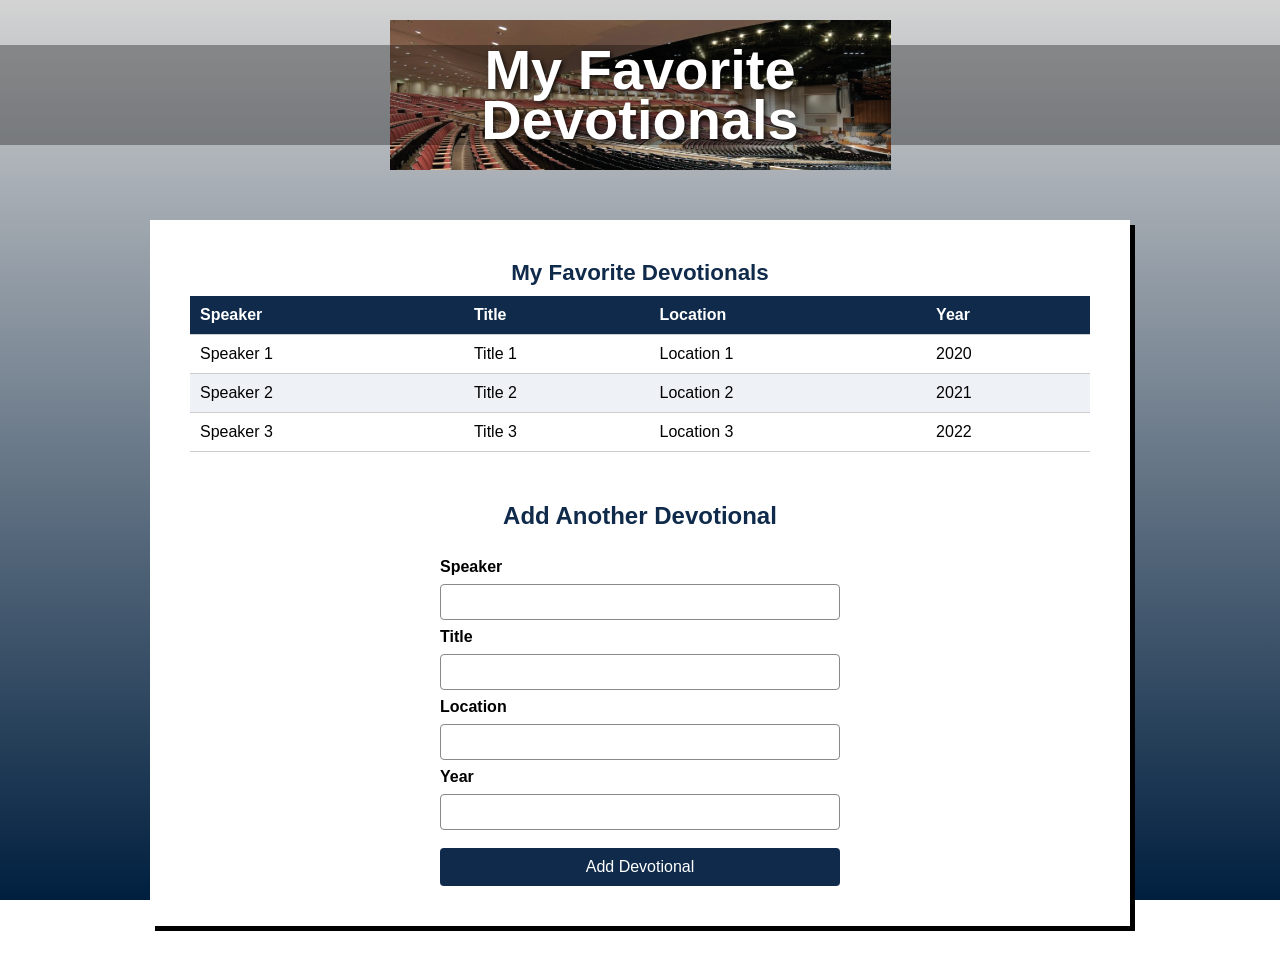
<file: wwr/Ice/favorite_devo/favdevo.html>
<!DOCTYPE html>
<html lang="en">
<head>
  <meta charset="UTF-8" />
  <meta name="viewport" content="width=device-width, initial-scale=1.0"/>
  <title>My Favorite Devotionals</title>
  <link rel="stylesheet" href="styles/styles.css" />
</head>
<body>
  <div class="container">
    <header class="header">
      <div class="header-image">
        <h1>My Favorite<br>Devotionals</h1>
      </div>
    </header>
    <main>
      <div class="content-box">
        <table>
          <caption>My Favorite Devotionals</caption>
          <thead>
            <tr>
              <th>Speaker</th>
              <th>Title</th>
              <th>Location</th>
              <th>Year</th>
            </tr>
          </thead>
          <tbody>
            <tr>
              <td>Speaker 1</td>
              <td>Title 1</td>
              <td>Location 1</td>
              <td>2020</td>
            </tr>
            <tr>
              <td>Speaker 2</td>
              <td>Title 2</td>
              <td>Location 2</td>
              <td>2021</td>
            </tr>
            <tr>
              <td>Speaker 3</td>
              <td>Title 3</td>
              <td>Location 3</td>
              <td>2022</td>
            </tr>
          </tbody>
        </table>

        <form action="#" method="post">
          <h2>Add Another Devotional</h2>

          <label for="speaker">Speaker</label>
          <input type="text" id="speaker" name="speaker" required>

          <label for="title">Title</label>
          <input type="text" id="title" name="title" required>

          <label for="location">Location</label>
          <input type="text" id="location" name="location" required>

          <label for="year">Year</label>
          <input type="number" id="year" name="year" min="1900" max="2100" required>

          <button type="submit">Add Devotional</button>
        </form>
      </div>
    </main>
  </div>
</body>
</html>
</file>
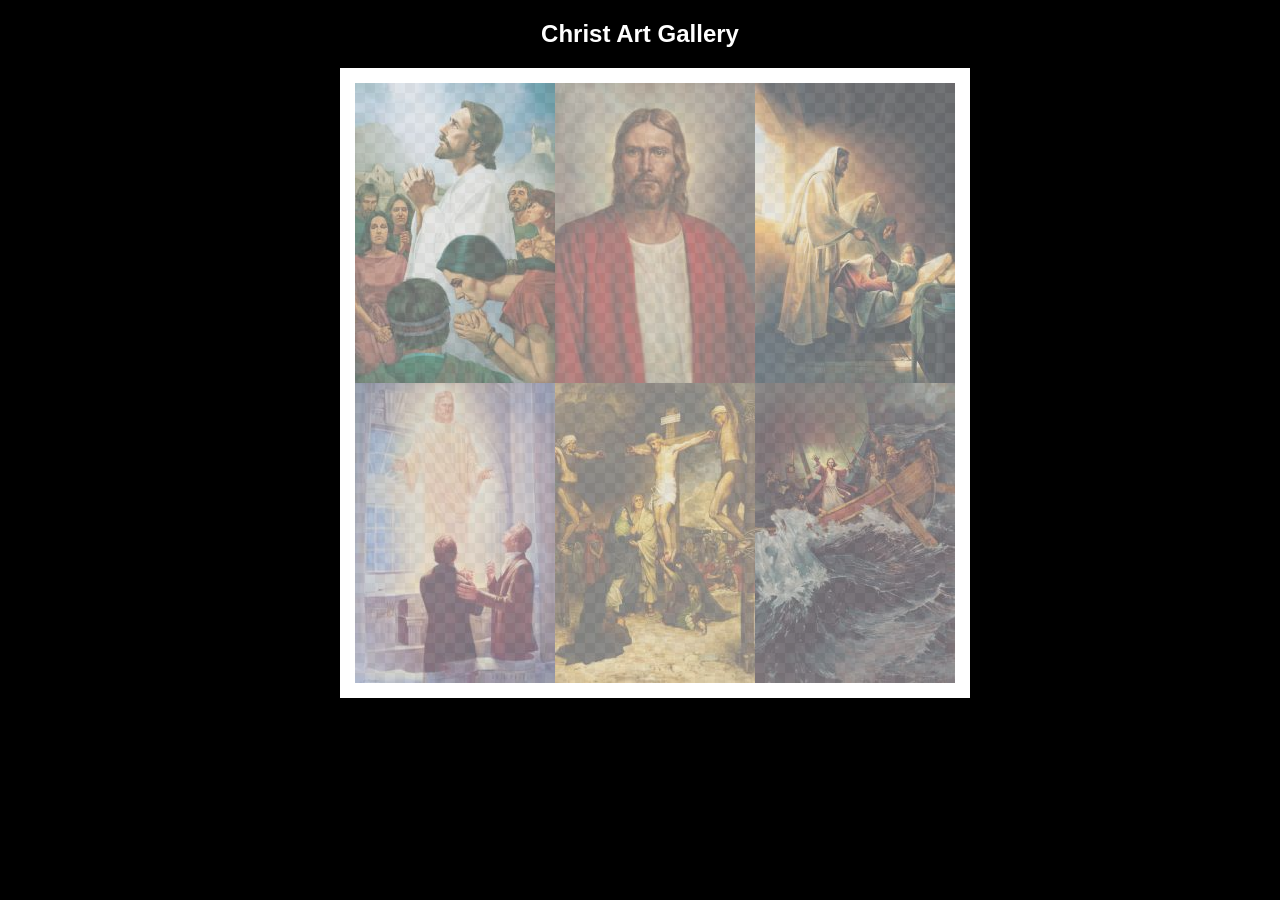
<file: wwr/Ice/gallery/gallery.html>
<!DOCTYPE html>
<html lang="en">
<head>
    <meta charset="UTF-8">
    <meta name="viewport" content="width=device-width, initial-scale=1.0">
    <title>Images of Christ</title>
    <style>
        body {
            background: black;
        }
        #wrapper{
            width: 600px;
            margin: 0 auto;
        }
        nav {
            color: white;
            text-align: center;
            font-family: Haettenschweiler, 'Arial Narrow Bold', sans-serif;
        }
        #gallery{
            display: grid;
            grid-template-columns: 200px 200px 200px;
            border: 15px solid rgb(255, 255, 255);
            width: 100%;
            background-color: #ddd;
            background-image:
                linear-gradient(45deg, #ccc 26%, transparent 26%), 
                linear-gradient(135deg, #ccc 26%, transparent 26%),
                linear-gradient(45deg, transparent 75%, #ccc 75%),
                linear-gradient(135deg, transparent 75%, #ccc 75%);
            background-size: 20px 20px; /* Must be a square */
            background-position: 0 0, 10px 0, 10px -10px, 0px 10px; 
            
        }
        #gallery a {
            cursor: url('images/christus.png'), pointer;
        }
        #gallery img {
            /* make a thumbnail of the image that is 200x300 
               instead of using width and height here to help the page load faster */
            width: 200px; 
            height: 300px;

            opacity:50%;
            display:block;
        }
        #gallery img:hover{
            opacity: 100%;
        }
    </style>
</head>
<body>
    <div id="wrapper">
        <nav>
            <h1>Christ Art Gallery</h1>
        </nav>
        <main>
            <div id="gallery">
                <a href="images/big/img1.jpg"><img src="images/small/img1.jpg" alt="Christ praying with the Nephites" ></a>
                <a href="images/big/img2.jpg"><img src="images/small/img2.jpg" alt="Jesus the Christ" ></a>
                <a href="images/big/img3.jpg"><img src="images/small/img3.jpg" alt="Jesus Raising the Daughter of Jairus" ></a>
                <a href="images/big/img4.jpg"><img src="images/small/img4.jpg" alt="The Lord Appears in the Kirtland Temple" ></a>
                <a href="images/big/img5.jpg"><img src="images/small/img5.jpg" alt="Crucifixion of Jesus Christ" ></a>
                <a href="images/big/img6.jpg"><img src="images/small/img6.jpg" alt="Jesus Calms the Storm" ></a>
            </div>
        </main>
    </div>
</body>
</html>
</file>
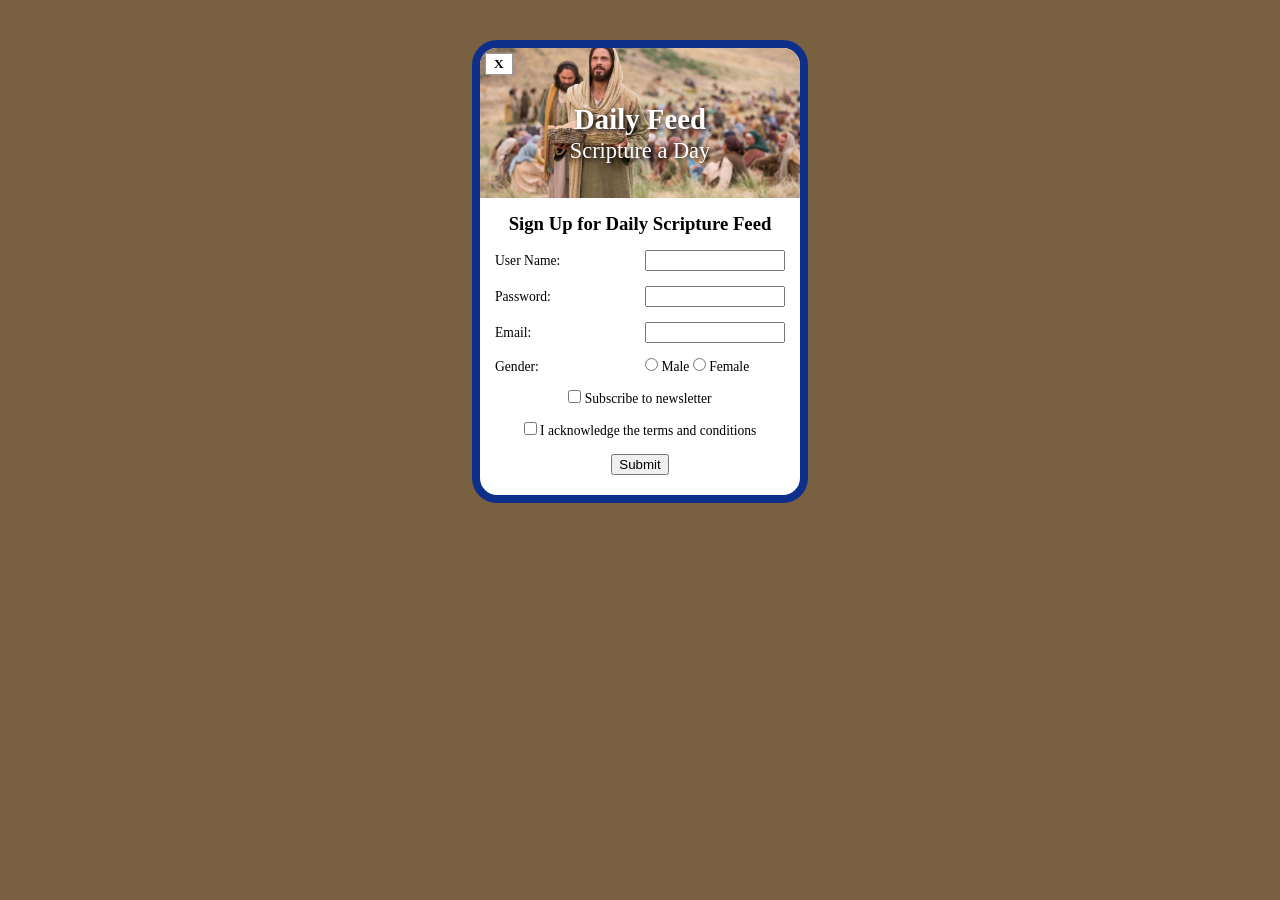
<file: wwr/Ice/signup/signup.html>
<!DOCTYPE html>
<html lang="en">

<head>
    <meta charset="UTF-8">
    <meta name="viewport" content="width=device-width, initial-scale=1.0">
    <title>Daily Feed Sign Up</title>

    <style>
        * {
            margin: 0;
        }

        body {
            background: rgb(120, 96, 64);
            font-family: "Times New Roman", serif;
        }

        #formContainer {
            width: 320px;
            margin: 40px auto;
            background: white;
            border: 8px solid #0d2f8a;
            border-radius: 25px;
            overflow: hidden;
        }

        header {
            position: relative;
            height: 150px;
            text-align: center;
            color: white;
            text-shadow: 2px 2px 4px black;
        }

        header img {
            width: 100%;
            height: 100%;
            object-fit: cover;
            display: block;
        }

        header h1 {
            position: absolute;
            top: 55px;
            left: 0;
            right: 0;
            font-size: 1.8rem;
        }

        header h2 {
            position: absolute;
            top: 90px;
            left: 0;
            right: 0;
            font-size: 1.4rem;
            font-weight: normal;
        }

        #closeBtn {
            position: absolute;
            top: 5px;
            left: 5px;
            padding: 2px 8px;
            background: white;
            border: 1px solid #999;
            font-family: inherit;
            font-weight: bold;
            cursor: pointer;
        }

        #formContainer h3 {
            text-align: center;
            padding: 15px 0;
        }

        form {
            display: grid;
            grid-template-columns: 1fr 1fr;
            gap: 15px 10px;
            align-items: center;
            padding: 0 15px 20px;
            font-size: 0.85rem;
        }

        form section {
            grid-column: 1 / -1;
            text-align: center;
        }

        form input[type="text"],
        form input[type="password"],
        form input[type="email"] {
            width: 100%;
            box-sizing: border-box;
        }

        #output {
            color: white;
            padding: 10px;
        }
    </style>

</head>

<body>
    <div id="formContainer">
        <header>
            <img src="images/jesus_feeds_5000.jpeg" alt="Jesus feeding the 5000">
            <button type="button" id="closeBtn">X</button>
            <h1>Daily Feed</h1>
            <h2>Scripture a Day</h2>
        </header>

        <h3>Sign Up for Daily Scripture Feed</h3>
        <form id="myForm">
            <label for="username">User Name:</label>
            <input type="text" id="username" name="username" required>

            <label for="password">Password:</label>
            <input type="password" id="password" name="password" required>

            <label for="email">Email:</label>
            <input type="email" id="email" name="email" required>

            <label>Gender:</label>
            <div>
                <input type="radio" id="male" name="gender" value="male" required>
                <label for="male">Male</label>
                <input type="radio" id="female" name="gender" value="female" required>
                <label for="female">Female</label>
            </div>

            <section>
                <input type="checkbox" id="newsletter" name="newsletter">
                <label for="newsletter">Subscribe to newsletter</label>
            </section>

            <section>
                <input type="checkbox" id="conditions" name="conditions" required>
                <label for="conditions">I acknowledge the terms and conditions</label>
            </section>

            <section>
                <button type="submit">Submit</button>
            </section>
        </form>
    </div>

    <div id="output"></div>

    <script>
        // Here is some Javascript to start looking forward to wdd131
        document.getElementById("closeBtn").addEventListener("click", function () {
            document.getElementById("formContainer").style.display = "none";
         });
        const form = document.getElementById('myForm');
        const output = document.getElementById('output');

        form.addEventListener('submit', function (event) {
            event.preventDefault(); // Stop form from actually submitting

            const formData = new FormData(form);
            const entries = [];

            for (const [key, value] of formData.entries()) {
                if (key == "password") {
                    entries.push(`<strong>${key}</strong>: ${value} (you should probably encrypt the password)`);
                } else {
                    entries.push(`<strong>${key}</strong>: ${value}`);
                }
            }

            output.innerHTML = `
            <br>  
            <h3>Here is the data that would be sent to the server:</h3>
            <ul>
                ${entries.map(item => `<li>${item}</li>`).join('')}
            </ul>
            `;
                });
    </script>

</body>

</html>
</file>
<file: styles/style.css>
:root {
  --blue: #1F3A93;
  --sky: #5C8DFF;
  --ink: #0F1B33;
  --paper: #F7FAFC;
  --gray: #C9D3E0;
  --gold: #FFC93C;
}

* { box-sizing: border-box; }

body {
  margin: 0;
  font-family: "IBM Plex Sans", Arial, sans-serif;
  color: var(--ink);
  background-color: var(--paper);
  line-height: 1.6;
}

h1, h2, h3 {
  font-family: "Bricolage Grotesque", Arial, sans-serif;
  color: var(--blue);
  line-height: 1.2;
}

a { color: var(--sky); }

/* Header */
header {
  display: grid;
  grid-template-columns: auto 1fr;
  align-items: center;
  gap: 20px;
  padding: 20px 40px;
  background-color: var(--blue);
  color: var(--paper);
}

header h1 {
  margin: 0;
  color: var(--paper);
  font-size: 2.2rem;
}

header p {
  margin: 0;
  color: var(--gray);
}

header img {
  border-radius: 12px;
}

/* Nav */
nav {
  background-color: var(--ink);
}

nav ul {
  list-style: none;
  margin: 0;
  padding: 0;
  display: grid;
  grid-template-columns: repeat(4, 1fr);
  max-width: 900px;
  margin: 0 auto;
}

nav a {
  display: block;
  padding: 16px;
  text-align: center;
  text-decoration: none;
  font-family: "Bricolage Grotesque", Arial, sans-serif;
  font-weight: 600;
  color: var(--paper);
  border-bottom: 4px solid transparent;
  transition: background-color 0.3s, color 0.3s, border-color 0.3s;
}

nav a:hover,
nav a:focus {
  background-color: var(--blue);
  color: var(--gold);
  border-bottom-color: var(--gold);
}

/* Main layout */
main {
  max-width: 1000px;
  margin: 0 auto;
  padding: 40px 20px;
  display: grid;
  gap: 50px;
}

h2 {
  border-bottom: 3px solid var(--gold);
  padding-bottom: 6px;
}

/* Intro */
.intro {
  display: grid;
  grid-template-columns: 1fr 1fr;
  align-items: center;
  gap: 30px;
}

.intro img {
  width: 100%;
  height: 280px;
  object-fit: cover;
  border-radius: 12px;
  border: 3px solid var(--gray);
}

/* Work cards */
.work {
  display: grid;
  grid-template-columns: repeat(3, 1fr);
  gap: 24px;
}

.work h2 {
  grid-column: 1 / -1;
  margin-bottom: 0;
}

.work article {
  background-color: white;
  border: 1px solid var(--gray);
  border-radius: 12px;
  overflow: hidden;
  padding-bottom: 16px;
  transition: transform 0.3s, box-shadow 0.3s;
}

.work article:hover {
  transform: translateY(-6px);
  box-shadow: 0 8px 20px rgba(15, 27, 51, 0.2);
}

.work img {
  width: 100%;
  height: 180px;
  object-fit: cover;
  display: block;
}

.work h3,
.work p,
.work a {
  margin-left: 16px;
  margin-right: 16px;
}

/* ICE page */
.ice-list {
  display: grid;
  grid-template-columns: repeat(2, 1fr);
  gap: 24px;
}

.ice-list h2 {
  grid-column: 1 / -1;
  margin-bottom: 0;
}

.ice-list article {
  background-color: white;
  border: 1px solid var(--gray);
  border-left: 6px solid var(--gold);
  border-radius: 12px;
  padding: 20px;
  transition: transform 0.3s, box-shadow 0.3s;
}

.ice-list article:hover {
  transform: translateY(-6px);
  box-shadow: 0 8px 20px rgba(15, 27, 51, 0.2);
}

.ice-list h3 {
  margin-top: 0;
}

.ice-list a {
  display: inline-block;
  padding: 8px 16px;
  background-color: var(--blue);
  color: var(--paper);
  text-decoration: none;
  border-radius: 6px;
  font-weight: 600;
  transition: background-color 0.3s, color 0.3s;
}

.ice-list a:hover {
  background-color: var(--gold);
  color: var(--ink);
}

/* Table */
table {
  border-collapse: collapse;
  width: 100%;
  background-color: white;
}

caption {
  text-align: left;
  font-weight: 600;
  margin-bottom: 8px;
}

th, td {
  padding: 10px;
  text-align: left;
  border: 1px solid var(--gray);
}

th {
  background-color: var(--blue);
  color: var(--paper);
}

tbody tr:nth-child(even) {
  background-color: var(--paper);
}

/* Form */
form {
  display: grid;
  gap: 8px;
  max-width: 500px;
}

label {
  font-weight: 600;
}

input, textarea {
  padding: 10px;
  border: 1px solid var(--gray);
  border-radius: 6px;
  font-family: inherit;
  font-size: 1rem;
}

input:focus, textarea:focus {
  outline: 2px solid var(--sky);
}

button {
  padding: 12px;
  background-color: var(--blue);
  color: var(--paper);
  border: none;
  border-radius: 6px;
  font-size: 1rem;
  cursor: pointer;
  transition: background-color 0.3s;
}

button:hover {
  background-color: var(--gold);
  color: var(--ink);
}

/* Footer */
footer {
  text-align: center;
  padding: 20px;
  background-color: var(--ink);
  color: var(--gray);
}

footer p { margin: 0; }

/* Mobile */
@media (max-width: 700px) {
  header { padding: 16px 20px; }
  nav ul { grid-template-columns: 1fr 1fr; }
  .intro { grid-template-columns: 1fr; }
  .work { grid-template-columns: 1fr; }
  .ice-list { grid-template-columns: 1fr; }
}
</file>
<file: wwr/styles/styles.css>
#content {
    max-width: 1600px;
    margin: 0 auto;
}

nav {
    display: flex;
    justify-content: space-around;
}

nav a {
    text-align: center;
    color: #FFFFFF;
    text-decoration: none;
    padding: 35px;
}

#hero-msg h1, #hero-msg h4 {
    text-align: center;
}

.button-box {
    text-align: center;
}

main section {
    text-align: center;
}

body {
    background-color: #FFFFFF;
    font-family: Arial, Helvetica, sans-serif;
    font-size: 22px;
    margin: 0;
    padding: 0;
}

header {
    display: grid;
    grid-template-columns: 150px auto;
    background-color: #396E94;
}

nav a:hover {
    background-color: #E7C24F;
    color: #000000;
}

.book, .join {
    background-color: #E7C24F;
    color: #000000;
    text-decoration: none;
    font-size: 18px;
    padding: 15px 30px;
    margin-top: 50px;
    border-radius: 5px;
}

.book:hover, .join:hover {
    background-color: #A42212;
    color: #FFFFFF;
}

.home-title {
    color: #FFFFFF;
    font-family: Georgia, "Times New Roman", serif;
    font-size: 2em;
    margin-top: 10px;
}

h4 {
    color: #000000;
}

h2 {
    margin: 0;
}

.msg {
    background-color: #E7C24F;
    line-height: 1.5em;
    padding: 35px;
    grid-column: 6/10;
    grid-row: 6/7;
    box-shadow: 5px 5px 10px #6f7364;
}

.msg h2 {
    color: #396E94;
    font-family: Georgia, "Times New Roman", serif;
}

.msg p {
    color: #000000;
    font-size: .8em;
    padding-bottom: 15px;
}

.rivers-card, .camping-card, .rapids-card {
    margin: 0;
}

.card-img {
    border: 10px solid #d9c2a3;
    transition: transform .5s;
    box-shadow: 5px 5px 10px #6f7364;
}

.card-img:hover {
    opacity: .6;
    transform: scale(1.1);
}

main section img {
    box-sizing: border-box;
}

footer {
    background-color: #396E94;
    color: #FFFFFF;
    padding: 25px 50px;
    margin-top: 200px;
    display: flex;
    justify-content: space-around;
    align-items: center;
}

footer a {
    color: #FFFFFF;
    text-decoration: none;
}

footer p {
    font-size: 1.2em;
}

footer p a:hover {
    text-decoration: underline;
}

.logo {
    width: 80px;
}

.icon {
    width: 80px;
    padding-top: 10px;
}

#hero {
    display: grid;
    grid-template-columns: 1fr 3fr 1fr;
    margin-top: -100px;
}

#hero-box {
    grid-column: 1/4;
    grid-row: 1/3;
    z-index: -1;
}

#hero-msg {
    grid-column: 2/3;
    grid-row: 1/2;
    margin-top: 100px;
}

#hero-msg h4 {
    color: white;
}

#hero-img {
    width: 100%;
}

#logo_link {
    padding-top: 5px;
    justify-self: center;
    align-self: center;
}

.home-grid {
    display: grid;
    grid-template-columns: repeat(10, 1fr);
}

.card-img, .mountains {
    width: 100%;
}

.rivers-card {
    grid-column: 2/4;
    grid-row: 2/3;
}

.camping-card {
    grid-column: 5/7;
    grid-row: 2/3;
}

.rapids-card {
    grid-column: 8/10;
    grid-row: 2/3;
}

#background {
    background-color: #396E94;
    height: 725px;
    grid-column: 1/11;
    grid-row: 4/9;
}

.mountains {
    width: 100%;
    grid-column: 2/7;
    grid-row: 5/8;
    box-shadow: 5px 5px 10px #6f7364;
}

footer .social img {
    padding-top: 15px;
}

@media screen and (max-width: 900px) {
    #hero, .home-grid {
        display: block;
        height: auto;
    }

    nav, footer {
        flex-direction: column;
    }

    nav a {
        display: block;
        padding: 15px;
    }

    #hero {
        margin-top: 0;
    }

    #hero-msg {
        margin-top: 0;
    }

    #hero-msg h4 {
        display: none;
    }

    #hero-msg h1 {
        color: #6f7364;
    }

    .home-title {
        font-size: 25px;
    }

    .rivers-card, .camping-card, .rapids-card {
        margin: 50px auto;
        width: 60%;
    }

    #background {
        display: none;
    }

    .mountains, .msg {
        width: 80%;
        display: block;
        margin: 0 auto;
    }

    footer {
        margin-top: 25px;
    }
}
</file>
<file: wwr/Ice/halloween/styles/styles.css>
/* Add your CSS here to style your halloween page */
@import url('https://fonts.googleapis.com/css2?family=Creepster&family=Special+Elite&display=swap');

body {
  margin: 0;
  font-family: 'Special Elite', Georgia, serif;
  color: #f2e9d8;
  background: radial-gradient(circle at top, #3b0a57, #0b0212 70%);
  background-attachment: fixed;
}

#wrapper {
  max-width: 900px;
  margin: 0 auto;
  padding: 0 20px 20px;
}

/* Nav */
nav ul {
  list-style: none;
  margin: 0;
  padding: 15px 0;
  display: flex;
  justify-content: center;
  gap: 15px;
  flex-wrap: wrap;
}

nav li {
  background-color: #ff7518;
  color: #0b0212;
  font-family: 'Creepster', cursive;
  font-size: 1.4rem;
  letter-spacing: 1px;
  padding: 8px 20px;
  border-radius: 20px;
  cursor: pointer;
  transition: transform 0.3s, background-color 0.3s;
}

nav li:hover {
  background-color: #7CFC00;
  transform: rotate(-4deg) scale(1.1);
}

/* Main */
main {
  text-align: center;
}

h1 {
  font-family: 'Creepster', cursive;
  font-size: 4rem;
  font-weight: normal;
  color: #ff7518;
  text-shadow: 3px 3px 0 #000, 0 0 20px #ff7518;
  margin: 20px 0;
}

main img {
  max-width: 100%;
  height: auto;
  border: 4px solid #ff7518;
  border-radius: 12px;
  box-shadow: 0 0 25px rgba(255, 117, 24, 0.6);
}

/* Sections */
section {
  background-color: rgba(0, 0, 0, 0.55);
  border: 2px dashed #7CFC00;
  border-radius: 10px;
  margin: 30px 0;
  padding: 20px 30px;
  text-align: left;
}

h2 {
  font-family: 'Creepster', cursive;
  font-size: 2.2rem;
  font-weight: normal;
  color: #7CFC00;
  margin: 0 0 10px;
  letter-spacing: 1px;
}

p {
  line-height: 1.7;
  margin: 0;
}

/* Footer */
footer {
  text-align: center;
  padding: 20px;
  color: #ff7518;
  border-top: 2px solid #ff7518;
  font-size: 1.1rem;
}
</file>
<file: wwr/Ice/icons post/style.css>
* { box-sizing: border-box; }

body {
  margin: 0;
  padding: 20px;
  background: #eeeeee;
  font-family: Roboto, Arial, sans-serif;
}

.post {
  max-width: 500px;
  margin: 0 auto;
  background: white;
  box-shadow: 0 2px 6px rgba(0, 0, 0, 0.2);
  animation: fade-in 0.8s ease both;
}

@keyframes fade-in {
  from { opacity: 0; transform: translateY(20px); }
  to { opacity: 1; transform: translateY(0); }
}

/* Header */
.post-header {
  display: flex;
  align-items: center;
  gap: 12px;
  padding: 12px 16px;
}

.avatar {
  width: 40px;
  height: 40px;
  border-radius: 50%;
  object-fit: cover;
  border: 2px solid transparent;
  transition: border-color 0.3s;
}

.avatar:hover {
  border-color: #e0245e;
}

.username {
  font-weight: bold;
  color: #555;
}

.time {
  margin-left: auto;
  color: #bbb;
}

/* Main image */
.image-wrap {
  overflow: hidden;
}

.post-image {
  display: block;
  width: 100%;
  height: 500px;
  object-fit: cover;
  transition: transform 1.2s ease;
}

.image-wrap:hover .post-image {
  transform: scale(1.06);
}

/* Footer */
.post-footer {
  display: flex;
  justify-content: space-between;
  align-items: center;
  padding: 12px 16px;
  color: #aaa;
}

.actions {
  display: flex;
  align-items: center;
  gap: 20px;
}

.comments,
.likes {
  display: flex;
  align-items: center;
  gap: 5px;
}

.likes {
  font-weight: bold;
}

/* Icon buttons */
.icon-btn {
  background: none;
  border: none;
  padding: 0;
  font-size: inherit;
  color: inherit;
  cursor: pointer;
  display: inline-flex;
  align-items: center;
  transition: color 0.3s, transform 0.3s;
}

.icon-btn:hover {
  color: #e0245e;
  transform: scale(1.2);
}

/* Hidden checkboxes that power the toggles */
.toggle {
  position: absolute;
  opacity: 0;
  width: 0;
  height: 0;
}

.toggle:focus-visible ~ .icon-btn,
.icon-btn:focus-visible {
  outline: 2px solid #e0245e;
  outline-offset: 4px;
  border-radius: 4px;
}

/* Off / on icon swap */
.on { display: none; }

.toggle:checked ~ label .on { display: inline; }
.toggle:checked ~ label .off { display: none; }

.toggle:checked ~ .save-btn { color: #f5a623; }
.toggle:checked ~ .like-btn { color: #e0245e; }

.toggle:checked ~ label .on {
  animation: pop 0.4s ease;
}

@keyframes pop {
  0% { transform: scale(0.4); }
  60% { transform: scale(1.5); }
  100% { transform: scale(1); }
}

/* Like count swap */
.count-liked { display: none; }
.toggle:checked ~ .count { display: none; }
.toggle:checked ~ .count-liked { display: inline; color: #e0245e; }

/* Text for screen readers only */
.sr-only {
  position: absolute;
  width: 1px;
  height: 1px;
  overflow: hidden;
  clip: rect(0 0 0 0);
  white-space: nowrap;
}

/* Respect people who turn off animations */
@media (prefers-reduced-motion: reduce) {
  * {
    animation: none !important;
    transition: none !important;
  }
}
</file>
<file: wwr/Ice/starter/style.css>
* { box-sizing: border-box; }
body { margin: 0; background: #eeeae2; color: white; font-family: Arial, Helvetica, sans-serif; }
.gallery { display: grid; grid-template-columns: repeat(4, 1fr); gap: 22px; min-height: 100vh; padding: 5vh 4vw; }
.poster { position: relative; display: grid; min-height: 90vh; overflow: hidden; isolation: isolate; background: #27333a; }
.poster-photo { position: absolute; inset: 0; background-size: cover; background-position: center; }
.chile-photo { background-image: linear-gradient(155deg, rgba(20,45,53,.18), rgba(20,45,53,.38)), url("https://images.unsplash.com/photo-1668052785861-a1e5bf4fcf3d?auto=format&fit=crop&w=1400&q=82"); background-color: #455d61; }
.denmark-photo { background-image: linear-gradient(170deg, rgba(20,45,53,.08), rgba(20,45,53,.35)), url("https://images.unsplash.com/photo-1572438749634-04bb6b700376?auto=format&fit=crop&w=1400&q=82"); background-color: #40545b; }
.finland-photo { background-image: linear-gradient(155deg, rgba(20,45,53,.08), rgba(20,45,53,.35)), url("https://images.unsplash.com/photo-1564857170582-80855988d55e?auto=format&fit=crop&w=1400&q=82"); background-color: #52716b; }
.car-photo { background-image: linear-gradient(155deg, rgba(16,35,58,.18), rgba(16,35,58,.38)), url("https://unsplash.com/photos/m-b81gOjxv4/download?auto=format&fit=crop&w=1400&q=82"); background-color: #405d65; }
.poster-photo::after { content: ""; position: absolute; inset: 0; opacity: .55; background: repeating-linear-gradient(125deg, transparent 0 40px, rgba(255,255,255,.12) 41px 44px, transparent 45px 90px); }
.flag { position: absolute; z-index: 1; top: 8%; left: 50%; width: 100%; aspect-ratio: 3 / 2; transform: translateX(-50%) rotate(-5deg) scale(1.15); opacity: .62; filter: saturate(1.15); }
.poster-overlay { position: absolute; z-index: 2; inset: 0; background: linear-gradient(transparent 35%, rgba(4,12,16,.9) 100%); }
.poster-text { position: relative; z-index: 3; align-self: end; padding: 2rem; }
.poster-text p, .poster-text small { margin: 0; text-transform: uppercase; letter-spacing: .2em; font-size: .72rem; }
.poster-text h1 { margin: .5rem 0 .35rem; font-size: clamp(2rem, 4vw, 4.2rem); letter-spacing: .07em; }
/* Students: add your flag elements and flag-specific grid rules below. */

/* ---------- Chile ---------- */
.chile {
  display: grid;
  grid-template-columns: 1fr 2fr;
  grid-template-rows: 1fr 1fr;
}

.chile-blue {
  background-color: #0039a6;
  grid-column: 1;
  grid-row: 1;
}

.chile-white {
  background-color: white;
  grid-column: 2;
  grid-row: 1;
}

.chile-red {
  background-color: #d52b1e;
  grid-column: 1 / -1;
  grid-row: 2;
}

.chile-star {
  grid-column: 1;
  grid-row: 1;
  place-self: center;
  width: 60%;
  aspect-ratio: 1;
  background-color: white;
  clip-path: polygon(50% 0%, 61% 35%, 98% 35%, 68% 57%, 79% 91%, 50% 70%, 21% 91%, 32% 57%, 2% 35%, 39% 35%);
}

/* ---------- Denmark ---------- */
.denmark {
  display: grid;
  grid-template-columns: 12fr 4fr 21fr;
  grid-template-rows: 12fr 4fr 12fr;
  background-color: #c8102e;
}

.denmark-bar-vertical {
  background-color: white;
  grid-column: 2;
  grid-row: 1 / -1;
}

.denmark-bar-horizontal {
  background-color: white;
  grid-column: 1 / -1;
  grid-row: 2;
}

/* ---------- Finland ---------- */
.finland {
  display: grid;
  grid-template-columns: 5fr 3fr 10fr;
  grid-template-rows: 4fr 3fr 4fr;
  background-color: white;
}

.finland-bar-vertical {
  background-color: #003580;
  grid-column: 2;
  grid-row: 1 / -1;
}

.finland-bar-horizontal {
  background-color: #003580;
  grid-column: 1 / -1;
  grid-row: 2;
}

/* ---------- Central African Republic ---------- */
.car {
  display: grid;
  grid-template-columns: 7fr 2fr 7fr;
  grid-template-rows: repeat(4, 1fr);
}

.car-blue {
  background-color: #003082;
  grid-column: 1 / -1;
  grid-row: 1;
}

.car-white {
  background-color: white;
  grid-column: 1 / -1;
  grid-row: 2;
}

.car-green {
  background-color: #289728;
  grid-column: 1 / -1;
  grid-row: 3;
}

.car-yellow {
  background-color: #ffce00;
  grid-column: 1 / -1;
  grid-row: 4;
}

.car-red {
  background-color: #d21034;
  grid-column: 2;
  grid-row: 1 / -1;
}

.car-star {
  grid-column: 1;
  grid-row: 1;
  justify-self: start;
  align-self: center;
  margin-left: 15%;
  width: 45%;
  aspect-ratio: 1;
  background-color: #ffce00;
  clip-path: polygon(50% 0%, 61% 35%, 98% 35%, 68% 57%, 79% 91%, 50% 70%, 21% 91%, 32% 57%, 2% 35%, 39% 35%);
}

@media (max-width: 1100px) { .gallery { grid-template-columns: repeat(2, 1fr); } }
@media (max-width: 650px) { .gallery { grid-template-columns: 1fr; } .poster { min-height: 70vh; } }
</file>
<file: wwr/Ice/favorite_devo/styles/styles.css>
body {
  margin: 0;
  height: 100%;
  font-family: Arial, sans-serif;
  background: linear-gradient(to bottom, #d3d3d3, #001f3f);
  background-repeat: no-repeat; /* Just in case */
  background-attachment: fixed;
}

.container {
  text-align: center;
}

.header {
  padding: 20px 0;
}

.header-image {
  background-image: url('../images/icenter.png'); /* Replace with your image */
  background-repeat: no-repeat;
  background-position: center;
  height: 150px;
  display: flex;
  flex-direction: column;
  justify-content: center;
  color: white;

}

.header-image h1 {
  margin: 0;
  line-height: 0.9;
    font-size: 3.5em;
  font-weight: bold;
  text-shadow: 2px 2px 4px rgba(0, 0, 0, 0.7);
  background: #00000055;
}

.content-box {
  background-color: white;
  margin: 30px auto;
  width: 90%;
  max-width: 900px;
  padding: 40px;
  box-shadow: 5px 5px 0px black;
  min-height: 400px;
}

/* Table */
table {
  width: 100%;
  border-collapse: collapse;
  margin-bottom: 30px;
}

caption {
  font-size: 1.4rem;
  font-weight: bold;
  margin-bottom: 10px;
  color: #0f2a4a;
}

th, td {
  padding: 10px;
  text-align: left;
  border-bottom: 1px solid #ccc;
}

th {
  background-color: #0f2a4a;
  color: white;
}

tbody tr:nth-child(even) {
  background-color: #eef2f7;
}

tbody tr:hover {
  background-color: #d6e0ee;
}

/* Form */
form {
  display: flex;
  flex-direction: column;
  gap: 8px;
  max-width: 400px;
  margin: 0 auto;
}

form h2 {
  color: #0f2a4a;
  text-align: center;
}

label {
  font-weight: bold;
  text-align: left;
}

input {
  padding: 8px;
  border: 1px solid #888;
  border-radius: 4px;
  font-size: 1rem;
}

input:focus {
  outline: 2px solid #0f2a4a;
}

button {
  margin-top: 10px;
  padding: 10px;
  background-color: #0f2a4a;
  color: white;
  border: none;
  border-radius: 4px;
  font-size: 1rem;
  cursor: pointer;
}

button:hover {
  background-color: #1f4a7a;
}
</file>
